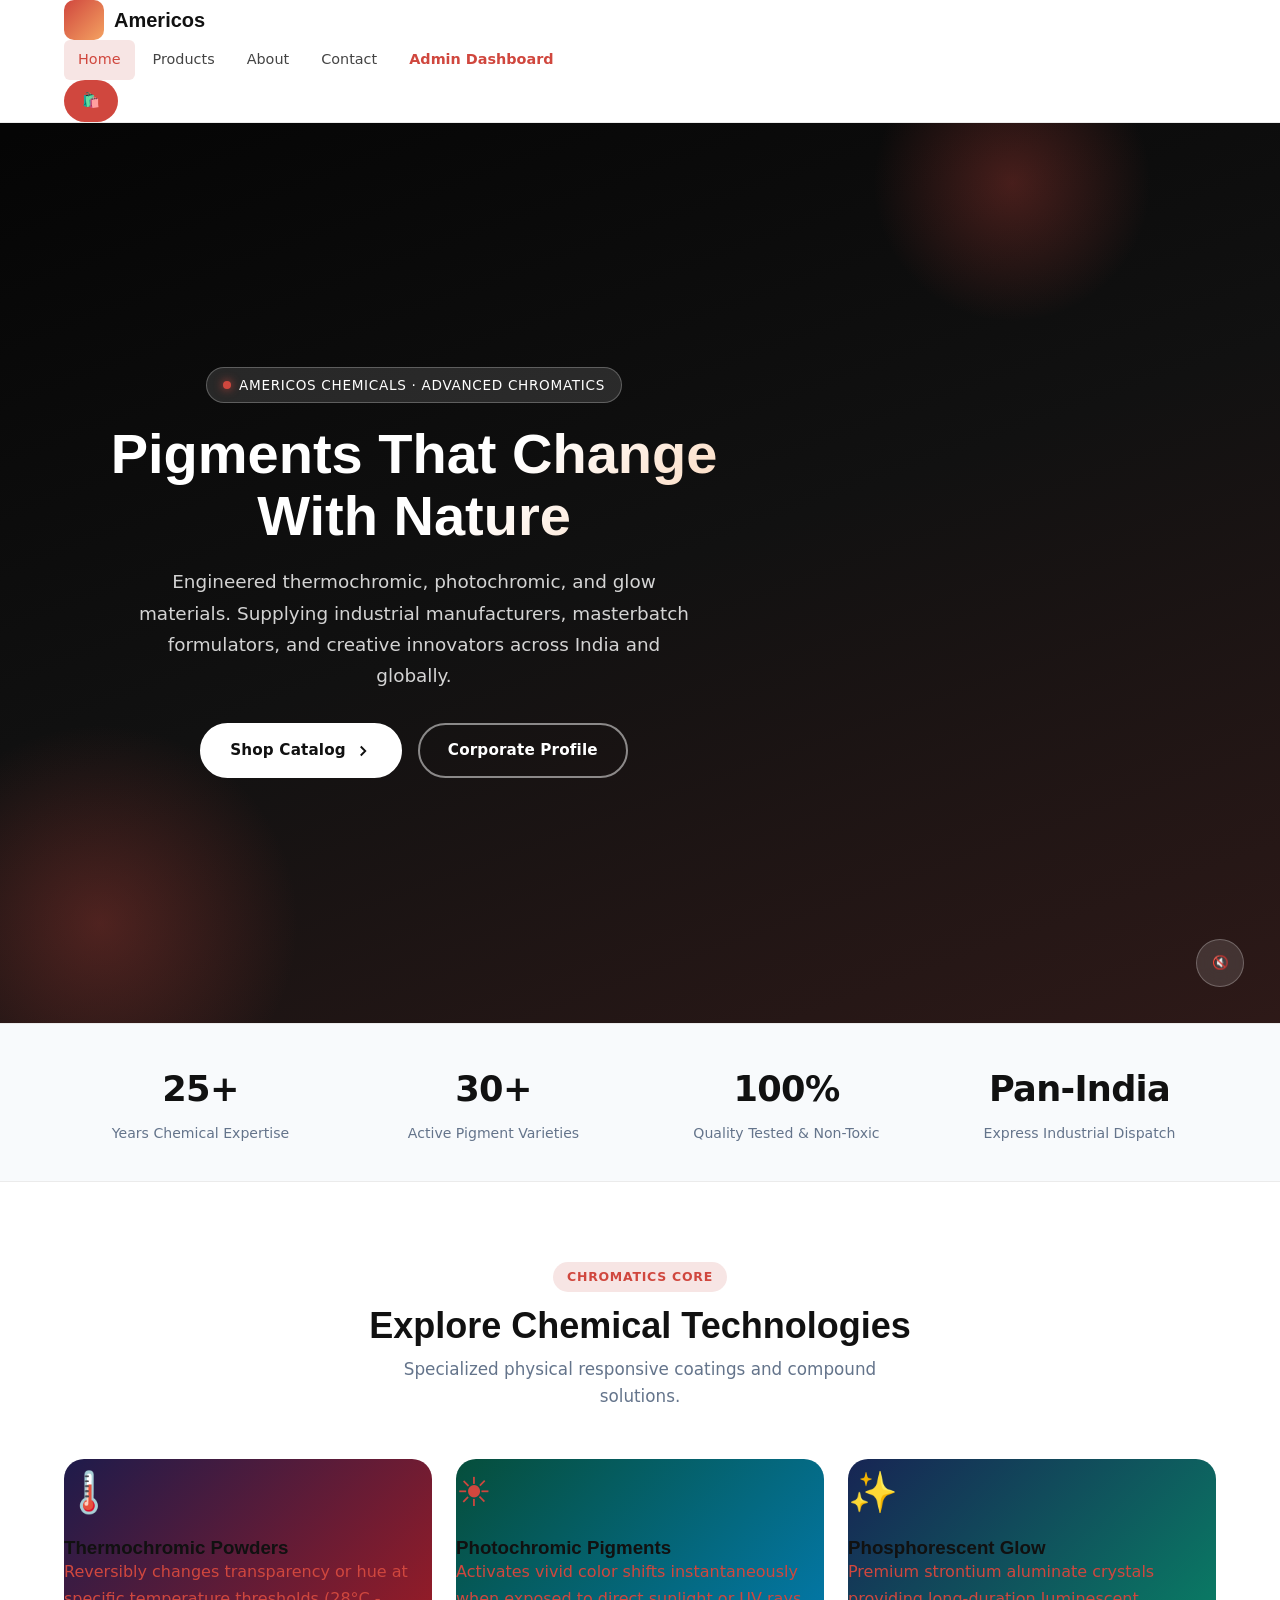
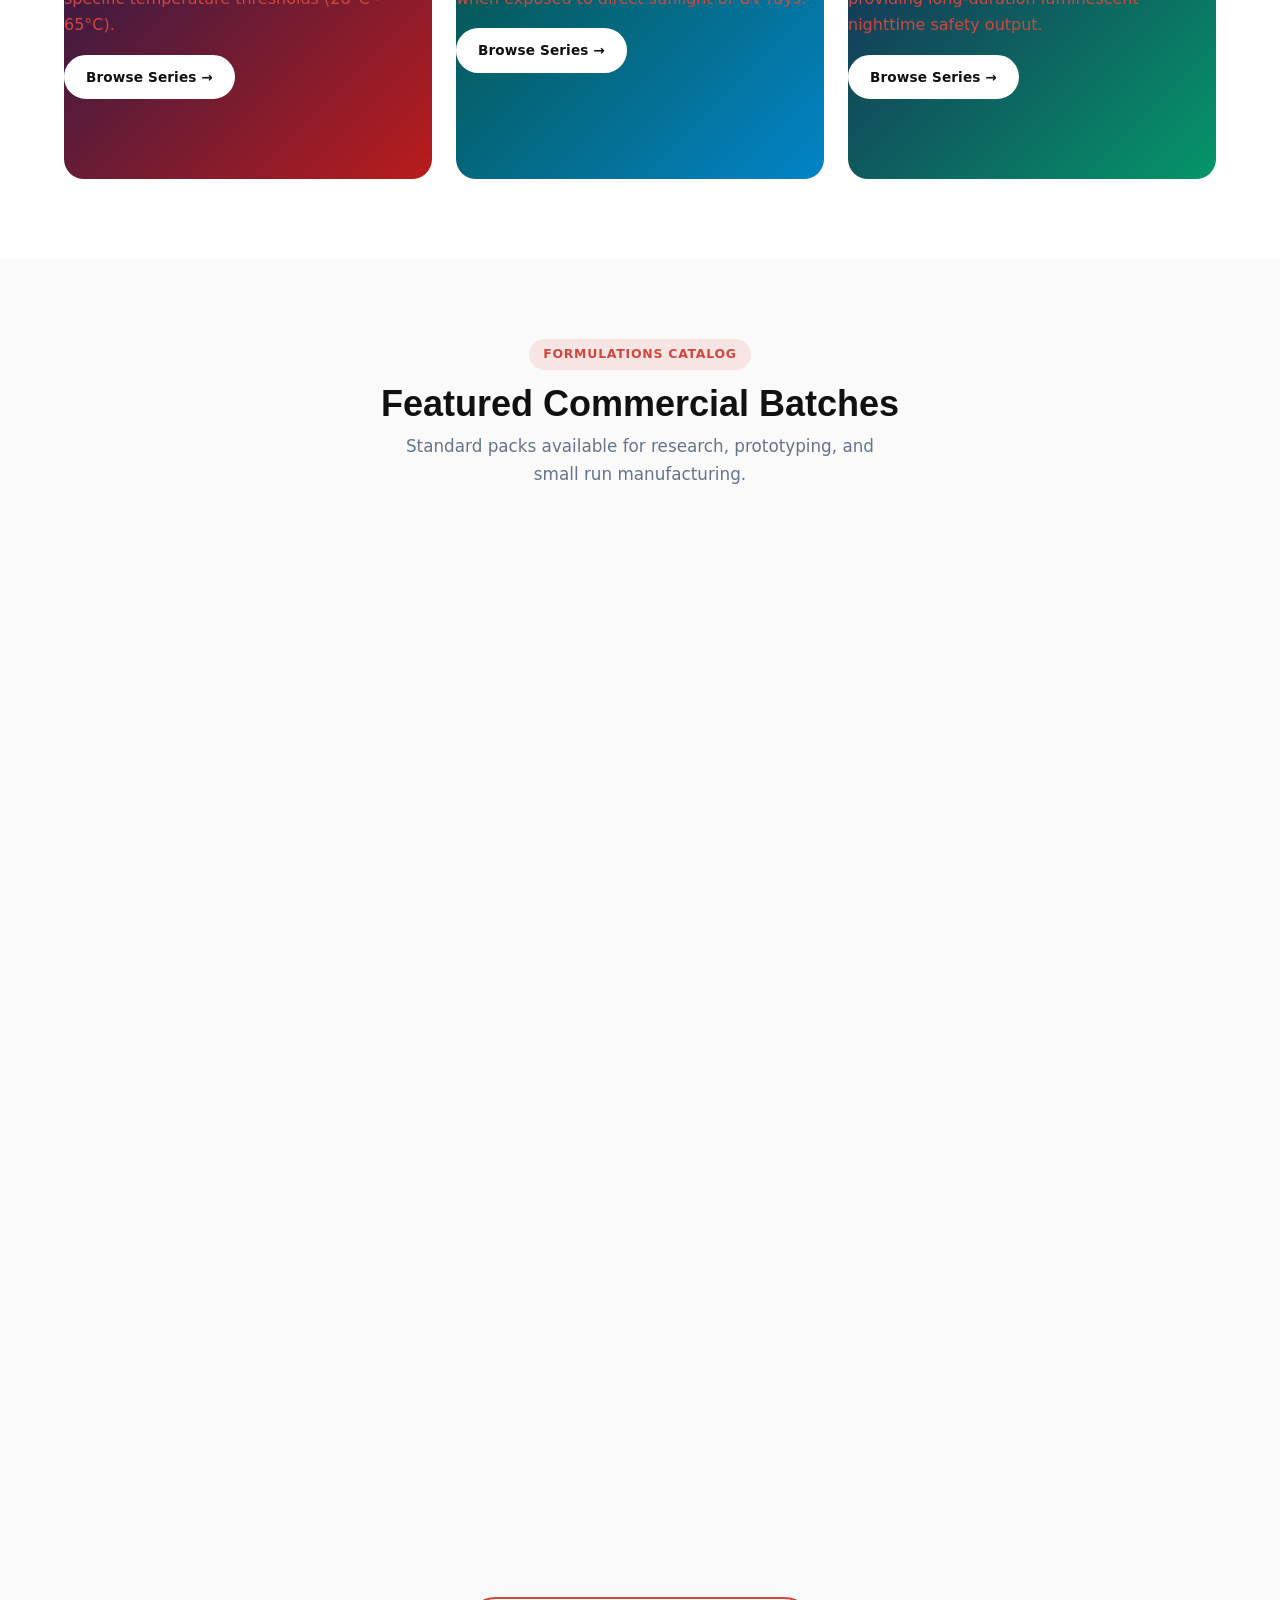
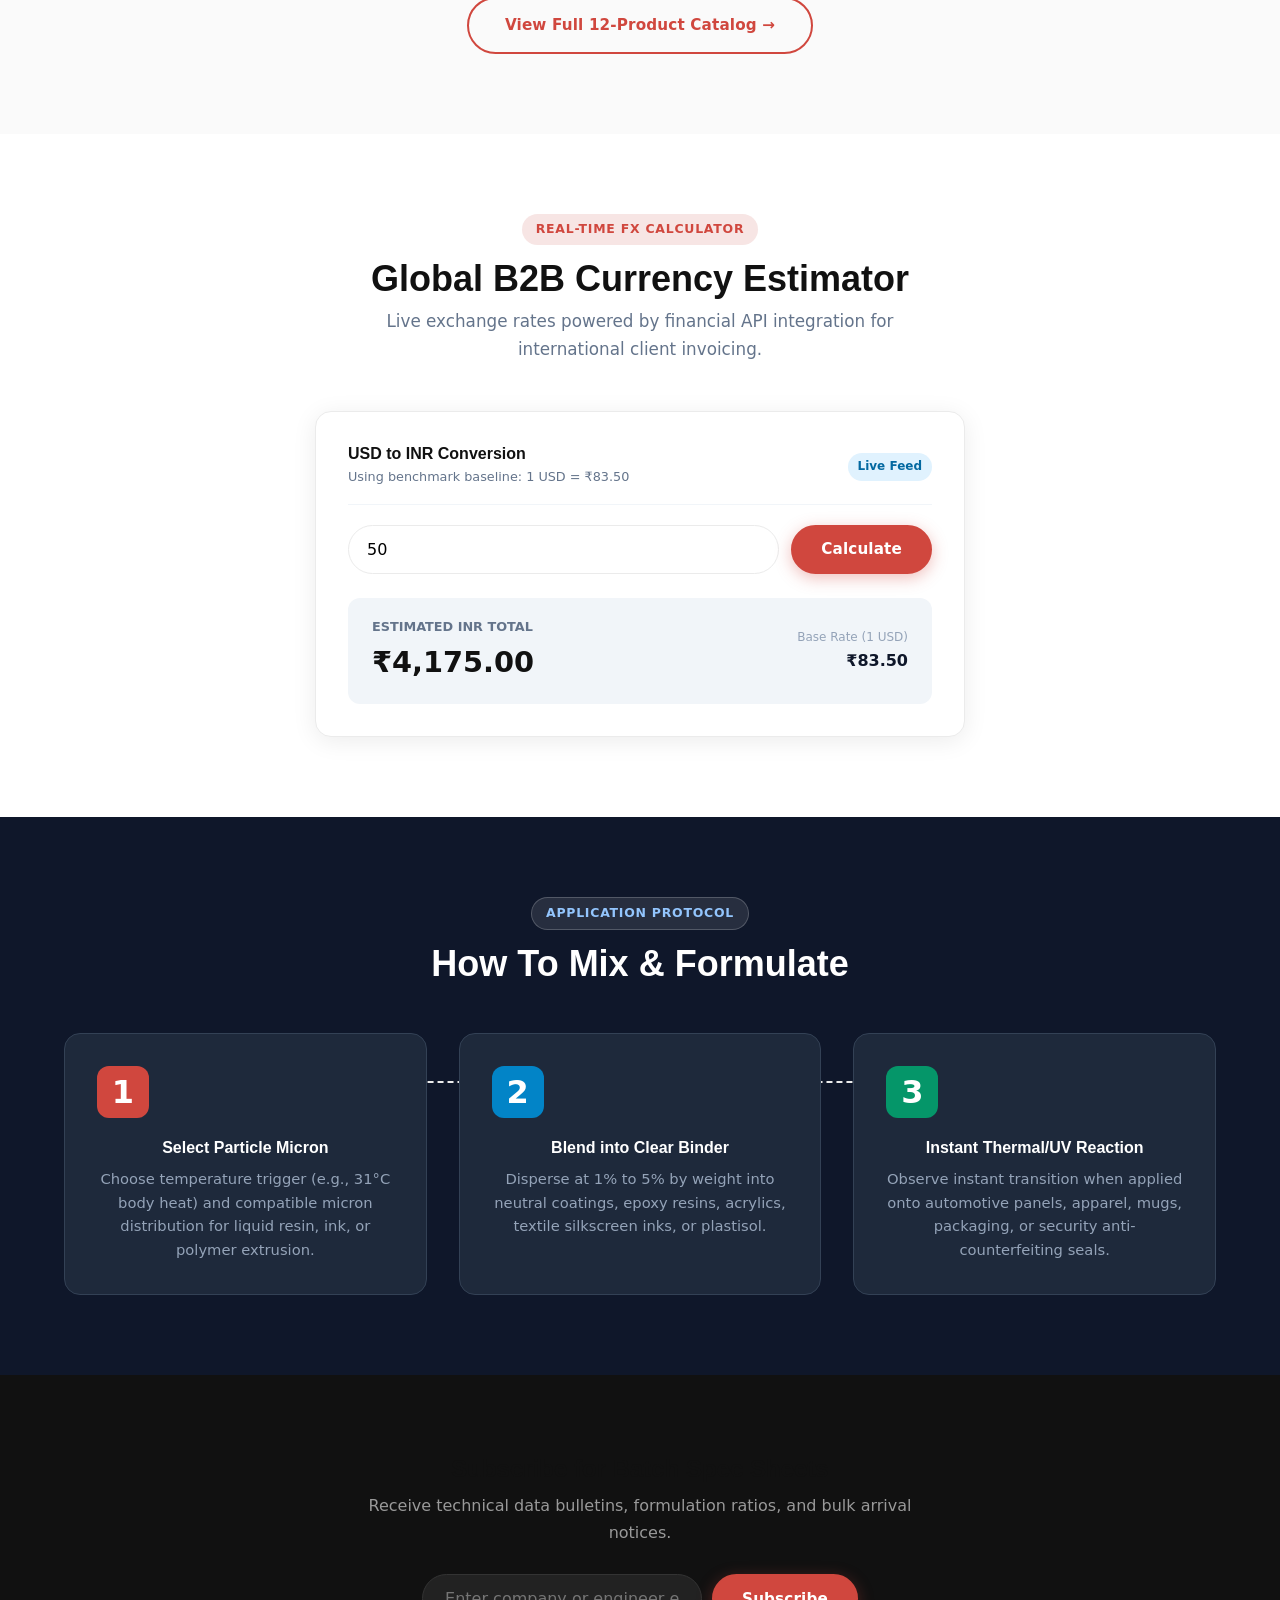
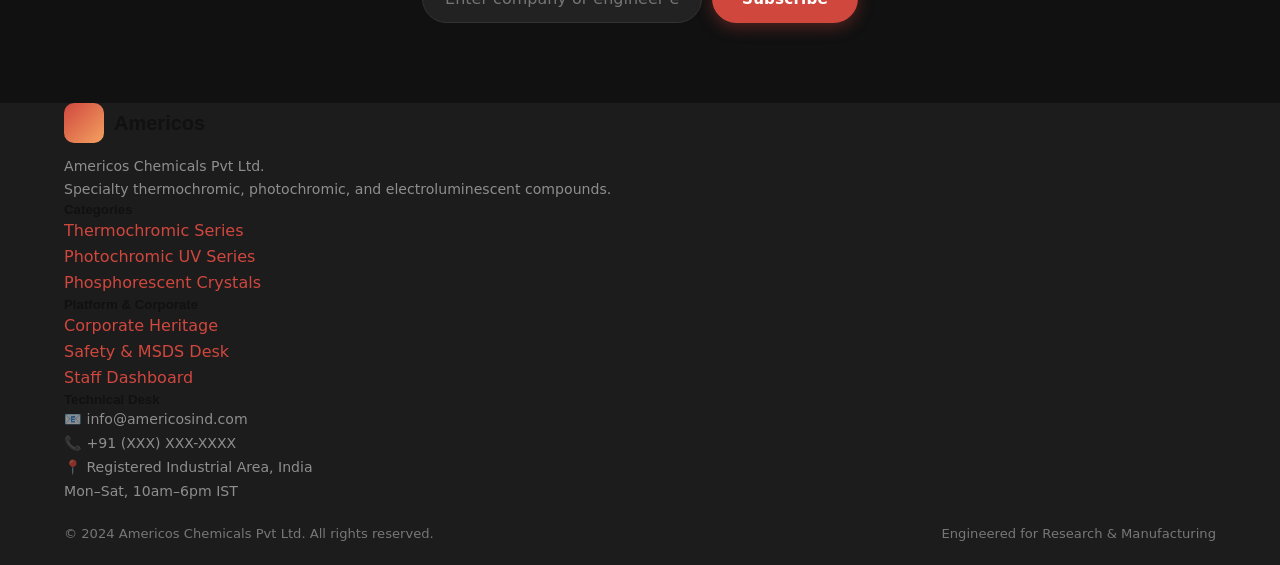
<file: index.html>
<!DOCTYPE html>
<html lang="en">
<head>
  <meta charset="UTF-8" />
  <meta name="viewport" content="width=device-width, initial-scale=1.0" />
  <title>Americos Chemicals | Smart & Colour Changing Pigments</title>
  <link rel="preconnect" href="https://fonts.googleapis.com" />
  <link rel="preconnect" href="https://fonts.gstatic.com" crossorigin />
  <link href="https://fonts.googleapis.com/css2?family=Instrument+Sans:wght@400;500;600;700;800&display=swap" rel="stylesheet" />
  <link rel="stylesheet" href="css/style.css" />
  <style>
    /* Section specific polish */
    .hero-badge-pill {
      display: inline-flex;
      align-items: center;
      gap: 8px;
      padding: 6px 16px;
      border-radius: 50px;
      background: rgba(255, 255, 255, 0.12);
      border: 1px solid rgba(255, 255, 255, 0.25);
      font-size: 0.85rem;
      letter-spacing: 0.05em;
      text-transform: uppercase;
      margin-bottom: 20px;
    }
    .hero-badge-pill .dot {
      width: 8px;
      height: 8px;
      border-radius: 50%;
      background: var(--primary);
      box-shadow: 0 0 10px var(--primary);
      animation: blink 1.5s infinite;
    }
    .stat-strip {
      background: #f8fafc;
      border-top: 1px solid var(--border);
      border-bottom: 1px solid var(--border);
      padding: 36px 0;
    }
    .stat-grid {
      display: grid;
      grid-template-columns: repeat(4, 1fr);
      text-align: center;
      gap: 20px;
    }
    .stat-val {
      font-size: 2.2rem;
      font-weight: 800;
      color: var(--dark);
      letter-spacing: -0.02em;
    }
    .stat-lbl {
      color: #64748b;
      font-size: 0.88rem;
      margin-top: 4px;
      font-weight: 500;
    }
    .calc-card {
      background: #ffffff;
      border-radius: 16px;
      border: 1px solid var(--border);
      padding: 32px;
      max-width: 650px;
      margin: 0 auto;
      box-shadow: var(--shadow);
    }
    .calc-input-group {
      display: flex;
      gap: 12px;
      margin-top: 20px;
    }
    .calc-input-group input {
      flex: 1;
      padding: 14px 18px;
      border: 1px solid var(--border);
      border-radius: var(--pill);
      font-size: 1rem;
      font-family: inherit;
      outline: none;
    }
    .calc-input-group input:focus {
      border-color: var(--primary);
    }
    .calc-res-box {
      margin-top: 24px;
      background: #f1f5f9;
      border-radius: 12px;
      padding: 18px 24px;
      display: flex;
      justify-content: space-between;
      align-items: center;
    }
    @media (max-width: 768px) {
      .stat-grid { grid-template-columns: repeat(2, 1fr); }
      .calc-input-group { flex-direction: column; }
    }
  </style>
</head>
<body>

  <!-- HEADER -->
  <header>
    <div class="container">
      <nav>
        <a href="index.html" class="logo">
          <div class="logo-icon"></div>
          Americos
        </a>
        <ul class="nav-links" id="nav-links">
          <li><a href="index.html" class="active">Home</a></li>
          <li><a href="products.html">Products</a></li>
          <li><a href="about.html">About</a></li>
          <li><a href="contact.html">Contact</a></li>
          <li><a href="admin.html" style="color:var(--primary); font-weight:700;">Admin Dashboard</a></li>
        </ul>
        <div class="nav-actions">
          <a href="cart.html" class="cart-btn" aria-label="View Shopping Cart">
            🛍️ <span id="cart-count">0</span>
          </a>
          <button id="menu-toggle" aria-label="Toggle navigation menu">
            <span></span><span></span><span></span>
          </button>
        </div>
      </nav>
    </div>
  </header>

  <!-- HERO SECTION -->
  <section class="hero">
    <video class="hero-video" autoplay muted loop playsinline poster="">
      <source src="https://cdn.mixkit.co/videos/preview/mixkit-colors-and-ink-on-water-28-large.mp4" type="video/mp4" />
    </video>
    <div class="hero-video-overlay"></div>
    <div class="hero-particles" id="particles-container"></div>

    <div class="container">
      <div class="hero-content">
        <div class="hero-badge-pill">
          <span class="dot"></span>
          <span>Americos Chemicals · Advanced Chromatics</span>
        </div>
        <h1>Pigments That <span class="highlight">Change With Nature</span></h1>
        <p>
          Engineered thermochromic, photochromic, and glow materials.
          Supplying industrial manufacturers, masterbatch formulators,
          and creative innovators across India and globally.
        </p>
        <div class="hero-btns">
          <a href="products.html" class="btn btn-light">
            Shop Catalog
            <svg width="18" height="18" viewBox="0 0 24 24" fill="none" stroke="currentColor" stroke-width="2.5"><path d="m9 18 6-6-6-6"/></svg>
          </a>
          <a href="about.html" class="btn btn-ghost">Corporate Profile</a>
        </div>
      </div>
    </div>

    <!-- MUTE BUTTON -->
    <button class="video-mute-btn" id="mute-btn" title="Toggle Sound" onclick="toggleMute()">
      <span id="mute-icon">🔇</span>
    </button>
  </section>

  <!-- STAT STRIP -->
  <div class="stat-strip">
    <div class="container">
      <div class="stat-grid">
        <div class="reveal">
          <div class="stat-val">25+</div>
          <div class="stat-lbl">Years Chemical Expertise</div>
        </div>
        <div class="reveal">
          <div class="stat-val">30+</div>
          <div class="stat-lbl">Active Pigment Varieties</div>
        </div>
        <div class="reveal">
          <div class="stat-val">100%</div>
          <div class="stat-lbl">Quality Tested & Non-Toxic</div>
        </div>
        <div class="reveal">
          <div class="stat-val">Pan-India</div>
          <div class="stat-lbl">Express Industrial Dispatch</div>
        </div>
      </div>
    </div>
  </div>

  <!-- CATEGORIES -->
  <section class="section">
    <div class="container">
      <div class="section-header reveal">
        <span class="tag">Chromatics Core</span>
        <h2>Explore Chemical Technologies</h2>
        <p style="color:#64748b; max-width:540px; margin:8px auto 0;">Specialized physical responsive coatings and compound solutions.</p>
      </div>

      <div class="category-grid" style="display:grid; grid-template-columns:repeat(auto-fit, minmax(300px, 1fr)); gap:24px;">
        <a href="products.html?filter=thermochromic" class="cat-card reveal" style="background:linear-gradient(135deg, #1e1b4b, #b91c1c);">
          <div class="cat-content">
            <span style="font-size:2.5rem; display:block; margin-bottom:12px;">🌡️</span>
            <h3>Thermochromic Powders</h3>
            <p>Reversibly changes transparency or hue at specific temperature thresholds (28°C - 65°C).</p>
            <span class="btn btn-sm btn-light" style="margin-top:16px;">Browse Series →</span>
          </div>
        </a>

        <a href="products.html?filter=photochromic" class="cat-card reveal" style="background:linear-gradient(135deg, #064e3b, #0284c7);">
          <div class="cat-content">
            <span style="font-size:2.5rem; display:block; margin-bottom:12px;">☀️</span>
            <h3>Photochromic Pigments</h3>
            <p>Activates vivid color shifts instantaneously when exposed to direct sunlight or UV rays.</p>
            <span class="btn btn-sm btn-light" style="margin-top:16px;">Browse Series →</span>
          </div>
        </a>

        <a href="products.html?filter=glow" class="cat-card reveal" style="background:linear-gradient(135deg, #172554, #059669);">
          <div class="cat-content">
            <span style="font-size:2.5rem; display:block; margin-bottom:12px;">✨</span>
            <h3>Phosphorescent Glow</h3>
            <p>Premium strontium aluminate crystals providing long-duration luminescent nighttime safety output.</p>
            <span class="btn btn-sm btn-light" style="margin-top:16px;">Browse Series →</span>
          </div>
        </a>
      </div>
    </div>
  </section>

  <!-- FEATURED PRODUCTS -->
  <section class="section" style="background:#fafafa;">
    <div class="container">
      <div class="section-header reveal">
        <span class="tag">Formulations Catalog</span>
        <h2>Featured Commercial Batches</h2>
        <p style="color:#64748b; max-width:500px; margin:8px auto 0;">Standard packs available for research, prototyping, and small run manufacturing.</p>
      </div>

      <div class="products-grid" id="featured-grid">
        <!-- Rendered via JS -->
      </div>

      <div style="text-align:center; margin-top:40px;" class="reveal">
        <a href="products.html" class="btn btn-outline" style="padding:14px 36px;">View Full 12-Product Catalog →</a>
      </div>
    </div>
  </section>

  <!-- LIVE CURRENCY API CONVERTER (SHOWCASING REAL API CONSUMPTION) -->
  <section class="section">
    <div class="container">
      <div class="section-header reveal">
        <span class="tag">Real-Time FX Calculator</span>
        <h2>Global B2B Currency Estimator</h2>
        <p style="color:#64748b; max-width:560px; margin:8px auto 0;">
          Live exchange rates powered by financial API integration for international client invoicing.
        </p>
      </div>

      <div class="calc-card reveal">
        <div style="display:flex; justify-content:space-between; align-items:center; border-bottom:1px solid #f1f5f9; padding-bottom:14px;">
          <div>
            <h4 style="margin:0;">USD to INR Conversion</h4>
            <span id="rate-indicator" style="font-size:0.8rem; color:#64748b;">Fetching live rate...</span>
          </div>
          <span style="background:#e0f2fe; color:#0369a1; padding:4px 10px; border-radius:50px; font-size:0.75rem; font-weight:700;">Live Feed</span>
        </div>

        <div class="calc-input-group">
          <input type="number" id="usd-input" value="50" min="1" step="1" placeholder="Enter USD amount" />
          <button class="btn btn-primary" onclick="convertCurrency()">Calculate</button>
        </div>

        <div class="calc-res-box">
          <div>
            <div style="font-size:0.8rem; color:#64748b; text-transform:uppercase; font-weight:700;">Estimated INR Total</div>
            <div id="converted-amount" style="font-size:1.8rem; font-weight:800; color:var(--dark); margin-top:2px;">₹0.00</div>
          </div>
          <div style="text-align:right;">
            <div style="font-size:0.75rem; color:#94a3b8;">Base Rate (1 USD)</div>
            <div id="base-rate-text" style="font-weight:700; color:#0f172a;">--</div>
          </div>
        </div>
      </div>
    </div>
  </section>

  <!-- HOW IT WORKS -->
  <section class="section" style="background:#0f172a; color:#ffffff;">
    <div class="container">
      <div class="section-header reveal">
        <span class="tag" style="background:rgba(255,255,255,0.1); color:#93c5fd; border:1px solid rgba(255,255,255,0.2);">Application Protocol</span>
        <h2 style="color:#ffffff;">How To Mix & Formulate</h2>
      </div>

      <div class="steps-grid" style="display:grid; grid-template-columns:repeat(auto-fit, minmax(260px, 1fr)); gap:32px;">
        <div class="step-card reveal" style="background:#1e293b; padding:32px; border-radius:16px; border:1px solid #334155;">
          <div style="font-size:2rem; width:52px; height:52px; border-radius:12px; background:var(--primary); display:flex; align-items:center; justify-content:center; color:#fff; font-weight:800; margin-bottom:20px;">1</div>
          <h4 style="color:#fff; margin-bottom:10px;">Select Particle Micron</h4>
          <p style="color:#94a3b8; font-size:0.92rem; line-height:1.6;">Choose temperature trigger (e.g., 31°C body heat) and compatible micron distribution for liquid resin, ink, or polymer extrusion.</p>
        </div>

        <div class="step-card reveal" style="background:#1e293b; padding:32px; border-radius:16px; border:1px solid #334155;">
          <div style="font-size:2rem; width:52px; height:52px; border-radius:12px; background:#0284c7; display:flex; align-items:center; justify-content:center; color:#fff; font-weight:800; margin-bottom:20px;">2</div>
          <h4 style="color:#fff; margin-bottom:10px;">Blend into Clear Binder</h4>
          <p style="color:#94a3b8; font-size:0.92rem; line-height:1.6;">Disperse at 1% to 5% by weight into neutral coatings, epoxy resins, acrylics, textile silkscreen inks, or plastisol.</p>
        </div>

        <div class="step-card reveal" style="background:#1e293b; padding:32px; border-radius:16px; border:1px solid #334155;">
          <div style="font-size:2rem; width:52px; height:52px; border-radius:12px; background:#059669; display:flex; align-items:center; justify-content:center; color:#fff; font-weight:800; margin-bottom:20px;">3</div>
          <h4 style="color:#fff; margin-bottom:10px;">Instant Thermal/UV Reaction</h4>
          <p style="color:#94a3b8; font-size:0.92rem; line-height:1.6;">Observe instant transition when applied onto automotive panels, apparel, mugs, packaging, or security anti-counterfeiting seals.</p>
        </div>
      </div>
    </div>
  </section>

  <!-- NEWSLETTER -->
  <section class="newsletter section" style="background:#111; color:#fff; text-align:center;">
    <div class="container">
      <div class="reveal" style="max-width:600px; margin:0 auto;">
        <h2>Subscribe for Batch Spec Sheets</h2>
        <p style="color:#999; margin:10px 0 28px;">Receive technical data bulletins, formulation ratios, and bulk arrival notices.</p>
        <form onsubmit="handleNewsletter(event)" style="display:flex; gap:10px; justify-content:center; flex-wrap:wrap;">
          <input type="email" id="news-email" placeholder="Enter company or engineer email" required style="padding:14px 22px; border-radius:50px; border:1px solid #333; outline:none; min-width:280px; background:#222; color:#fff;" />
          <button type="submit" class="btn btn-primary">Subscribe</button>
        </form>
      </div>
    </div>
  </section>

  <!-- FOOTER -->
  <footer>
    <div class="container">
      <div class="footer-grid">
        <div>
          <div class="logo"><div class="logo-icon"></div> Americos</div>
          <p style="color:rgba(255,255,255,0.5); margin-top:12px; font-size:0.88rem;">
            Americos Chemicals Pvt Ltd.<br/>Specialty thermochromic, photochromic, and electroluminescent compounds.
          </p>
        </div>
        <div>
          <h5>Categories</h5>
          <ul>
            <li><a href="products.html?filter=thermochromic">Thermochromic Series</a></li>
            <li><a href="products.html?filter=photochromic">Photochromic UV Series</a></li>
            <li><a href="products.html?filter=glow">Phosphorescent Crystals</a></li>
          </ul>
        </div>
        <div>
          <h5>Platform & Corporate</h5>
          <ul>
            <li><a href="about.html">Corporate Heritage</a></li>
            <li><a href="contact.html">Safety & MSDS Desk</a></li>
            <li><a href="admin.html">Staff Dashboard</a></li>
          </ul>
        </div>
        <div>
          <h5>Technical Desk</h5>
          <p style="color:rgba(255,255,255,0.5); font-size:0.88rem; line-height:1.7;">
            📧 info@americosind.com<br/>
            📞 +91 (XXX) XXX-XXXX<br/>
            📍 Registered Industrial Area, India<br/>
            Mon–Sat, 10am–6pm IST
          </p>
        </div>
      </div>
      <div class="footer-bottom">
        <span>© 2024 Americos Chemicals Pvt Ltd. All rights reserved.</span>
        <span style="color:rgba(255,255,255,0.4); font-size:0.82rem;">Engineered for Research & Manufacturing</span>
      </div>
    </div>
  </footer>

  <!-- SCRIPTS -->
  <script src="js/products-data.js"></script>
  <script src="js/cart.js"></script>
  <script src="js/main.js"></script>
  <script>
    // Particle generator for hero
    function makeParticles() {
      var cont = document.getElementById('particles-container');
      if (!cont) return;
      for (var i = 0; i < 24; i++) {
        var p = document.createElement('div');
        p.className = 'particle';
        var size = Math.random() * 6 + 2;
        p.style.width = size + 'px';
        p.style.height = size + 'px';
        p.style.left = Math.random() * 100 + '%';
        p.style.top = Math.random() * 100 + '%';
        p.style.opacity = Math.random() * 0.7 + 0.2;
        p.style.animationDuration = (Math.random() * 8 + 4) + 's';
        p.style.animationDelay = (Math.random() * 5) + 's';
        cont.appendChild(p);
      }
    }

    // Product card generator
    function createProductCard(p) {
      var badgeHtml = p.badge ? '<span class="card-badge badge-' + p.badge.toLowerCase() + '">' + p.badge + '</span>' : '';
      var stockBtn = p.inStock
        ? '<button class="card-btn" onclick="addToCart(' + p.id + ', 1)">Add to Cart</button>'
        : '<button class="card-btn" disabled style="background:#cbd5e1; cursor:not-allowed;">Out of Stock</button>';

      return `
        <div class="product-card reveal">
          <div class="card-img" style="background: linear-gradient(135deg, ${p.colorFrom}22, ${p.colorTo}44);">
            ${badgeHtml}
            <span style="font-size: 4.2rem; filter: drop-shadow(0 4px 10px rgba(0,0,0,0.15));">${p.emoji}</span>
          </div>
          <div class="card-body">
            <div style="font-size:0.75rem; text-transform:uppercase; letter-spacing:0.05em; color:var(--primary); font-weight:700;">
              ${p.category} · ${p.weight}
            </div>
            <h3 class="card-name" style="margin:6px 0;">
              <a href="product.html?id=${p.id}" style="color:var(--dark);">${p.name}</a>
            </h3>
            <div class="card-rating" style="margin-bottom:8px;">
              ${window.renderStars(p.rating)} <span style="font-size:0.8rem; color:#64748b;">(${p.reviews})</span>
            </div>
            <div class="card-price">
              <span class="price-current">₹${p.price.toLocaleString()}</span>
              ${p.oldPrice ? '<span class="price-old">₹' + p.oldPrice.toLocaleString() + '</span>' : ''}
            </div>
            <div style="margin-top:14px;">
              ${stockBtn}
            </div>
          </div>
        </div>
      `;
    }

    // Currency API Logic
    var currentRate = 83.5; // realistic fallback
    function fetchExchangeRate() {
      fetch('https://api.exchangerate-api.com/v4/latest/USD')
        .then(function(res) { return res.json(); })
        .then(function(data) {
          if (data && data.rates && data.rates.INR) {
            currentRate = data.rates.INR;
            document.getElementById('rate-indicator').textContent = 'Live rate synced: 1 USD = ₹' + currentRate.toFixed(2);
            document.getElementById('base-rate-text').textContent = '₹' + currentRate.toFixed(2);
            convertCurrency();
          }
        })
        .catch(function() {
          document.getElementById('rate-indicator').textContent = 'Using benchmark baseline: 1 USD = ₹' + currentRate.toFixed(2);
          document.getElementById('base-rate-text').textContent = '₹' + currentRate.toFixed(2);
          convertCurrency();
        });
    }

    function convertCurrency() {
      var val = parseFloat(document.getElementById('usd-input').value) || 0;
      var total = val * currentRate;
      document.getElementById('converted-amount').textContent = '₹' + total.toLocaleString(undefined, { minimumFractionDigits: 2, maximumFractionDigits: 2 });
    }

    function handleNewsletter(e) {
      e.preventDefault();
      var mail = document.getElementById('news-email').value;
      if (mail) {
        showToast('Subscribed! Spec updates sent to ' + mail);
        e.target.reset();
      }
    }

    document.addEventListener('DOMContentLoaded', function() {
      makeParticles();
      fetchExchangeRate();

      var featuredGrid = document.getElementById('featured-grid');
      if (featuredGrid && typeof products !== 'undefined') {
        var top6 = products.slice(0, 6);
        featuredGrid.innerHTML = top6.map(createProductCard).join('');
      }

      var usdInp = document.getElementById('usd-input');
      if (usdInp) {
        usdInp.addEventListener('input', convertCurrency);
      }
    });
  </script>
</body>
</html>
</file>
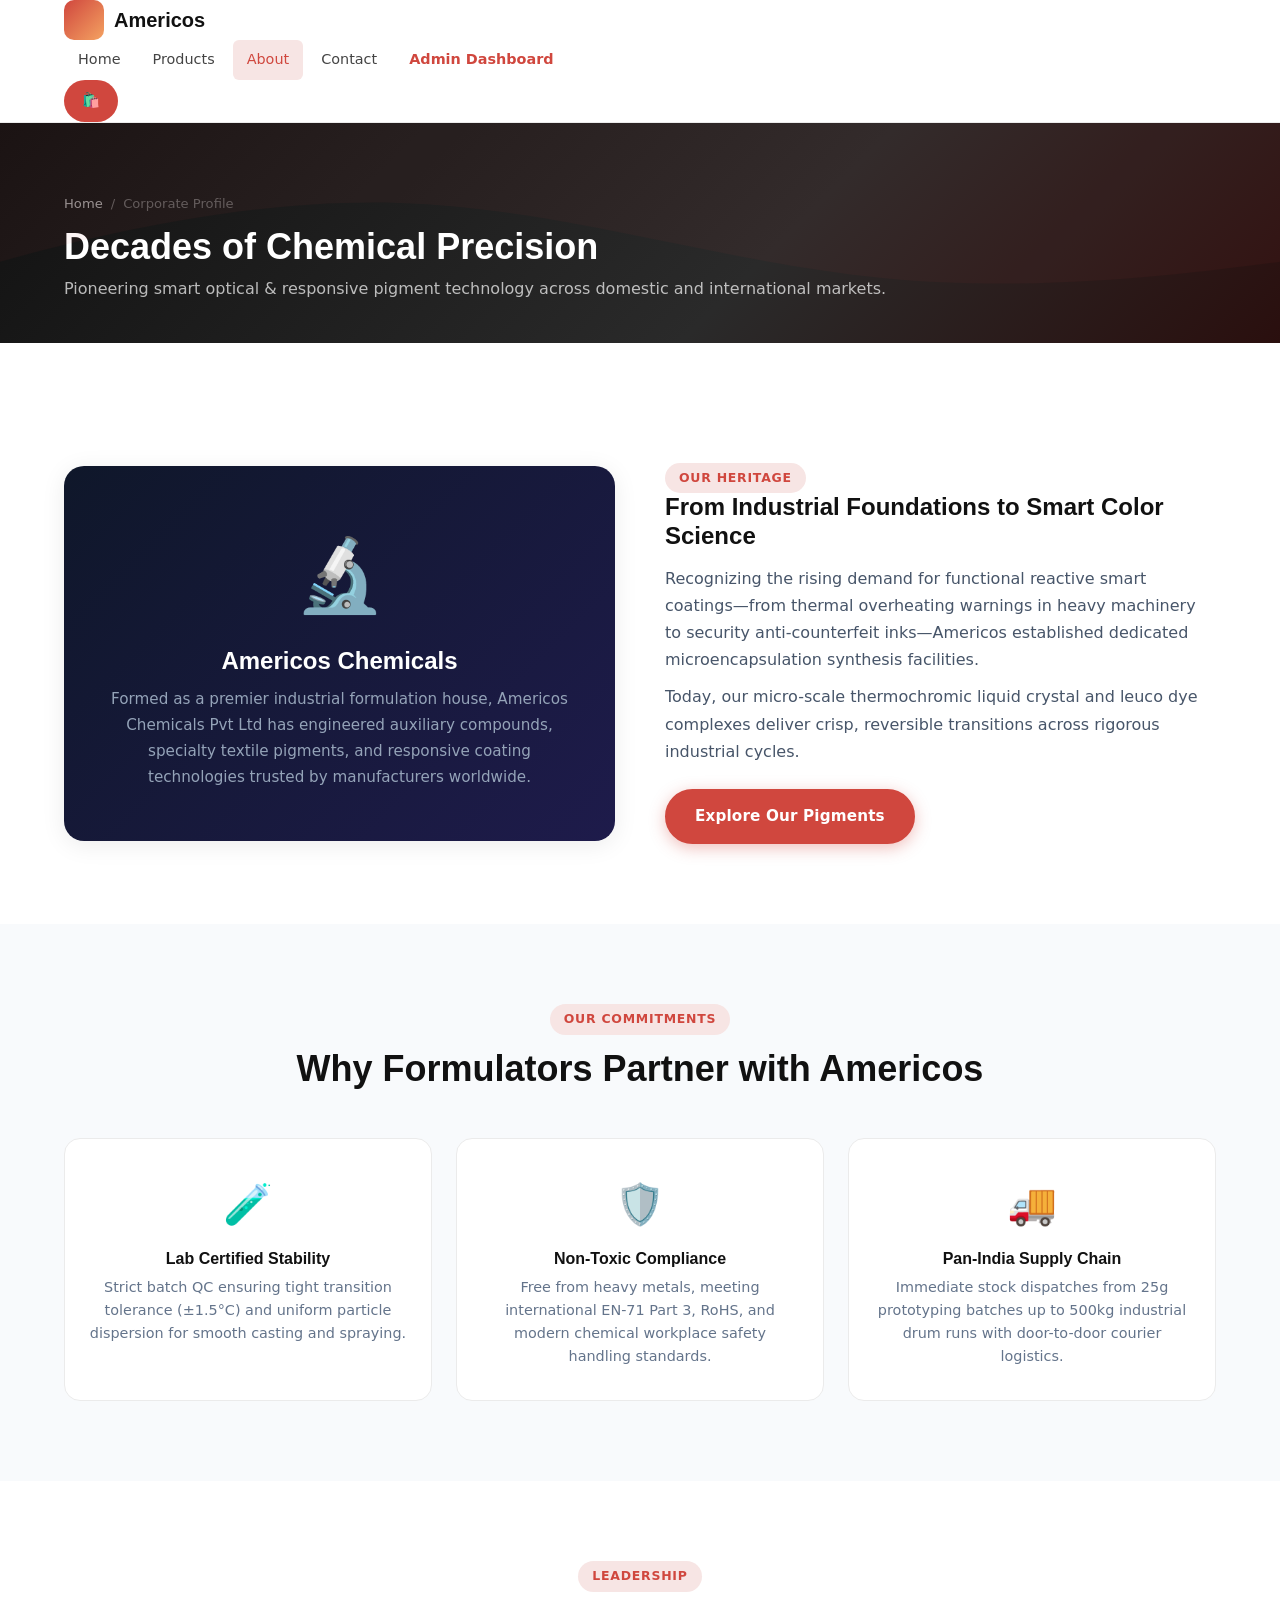
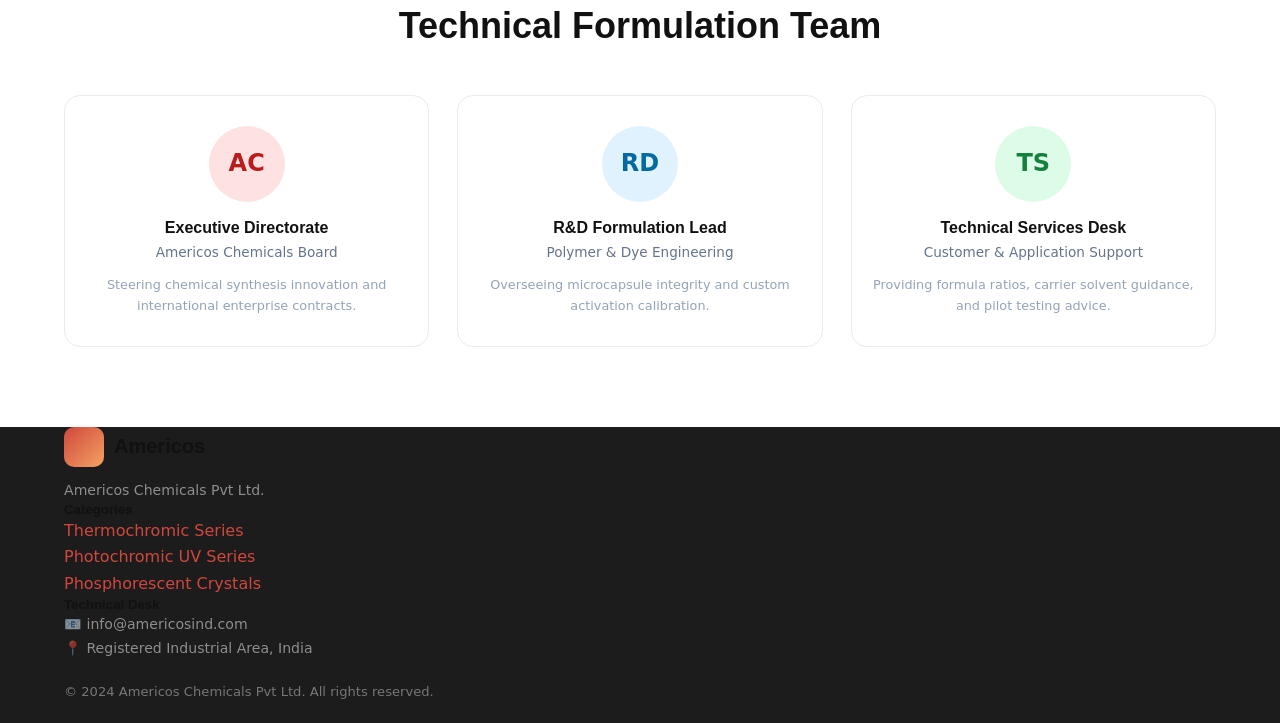
<file: about.html>
<!DOCTYPE html>
<html lang="en">
<head>
  <meta charset="UTF-8" />
  <meta name="viewport" content="width=device-width, initial-scale=1.0" />
  <title>Corporate Heritage & Capability | Americos Chemicals</title>
  <link rel="preconnect" href="https://fonts.googleapis.com" />
  <link rel="preconnect" href="https://fonts.gstatic.com" crossorigin />
  <link href="https://fonts.googleapis.com/css2?family=Instrument+Sans:wght@400;500;600;700;800&display=swap" rel="stylesheet" />
  <link rel="stylesheet" href="css/style.css" />
  <style>
    .about-grid {
      display: grid;
      grid-template-columns: 1fr 1fr;
      gap: 50px;
      align-items: center;
      margin-top: 40px;
    }
    .heritage-banner {
      background: linear-gradient(135deg, #0f172a, #1e1b4b);
      border-radius: 20px;
      padding: 50px 40px;
      color: white;
      text-align: center;
      box-shadow: var(--shadow);
    }
    .pillars-grid {
      display: grid;
      grid-template-columns: repeat(3, 1fr);
      gap: 24px;
      margin-top: 36px;
    }
    .pillar-box {
      background: white;
      border: 1px solid var(--border);
      border-radius: 16px;
      padding: 32px 24px;
      text-align: center;
      transition: var(--transition);
    }
    .pillar-box:hover {
      transform: translateY(-4px);
      box-shadow: var(--shadow-hover);
    }
    .team-grid {
      display: grid;
      grid-template-columns: repeat(3, 1fr);
      gap: 28px;
      margin-top: 36px;
    }
    .team-card {
      background: white;
      border: 1px solid var(--border);
      border-radius: 16px;
      padding: 30px 20px;
      text-align: center;
    }
    .team-avatar {
      width: 76px;
      height: 76px;
      border-radius: 50%;
      background: #e2e8f0;
      color: var(--dark);
      display: flex;
      align-items: center;
      justify-content: center;
      font-weight: 800;
      font-size: 1.5rem;
      margin: 0 auto 16px;
    }
    @media (max-width: 768px) {
      .about-grid, .pillars-grid, .team-grid { grid-template-columns: 1fr; }
    }
  </style>
</head>
<body>

  <!-- HEADER -->
  <header>
    <div class="container">
      <nav>
        <a href="index.html" class="logo">
          <div class="logo-icon"></div>
          Americos
        </a>
        <ul class="nav-links" id="nav-links">
          <li><a href="index.html">Home</a></li>
          <li><a href="products.html">Products</a></li>
          <li><a href="about.html" class="active">About</a></li>
          <li><a href="contact.html">Contact</a></li>
          <li><a href="admin.html" style="color:var(--primary); font-weight:700;">Admin Dashboard</a></li>
        </ul>
        <div class="nav-actions">
          <a href="cart.html" class="cart-btn" aria-label="View Shopping Cart">
            🛍️ <span id="cart-count">0</span>
          </a>
          <button id="menu-toggle" aria-label="Toggle navigation menu">
            <span></span><span></span><span></span>
          </button>
        </div>
      </nav>
    </div>
  </header>

  <div class="page-hero">
    <div class="container">
      <div class="breadcrumb">
        <a href="index.html">Home</a><span>/</span><span>Corporate Profile</span>
      </div>
      <h1>Decades of Chemical Precision</h1>
      <p style="color:rgba(255,255,255,0.7); margin-top:8px;">Pioneering smart optical & responsive pigment technology across domestic and international markets.</p>
    </div>
  </div>

  <!-- STORY SECTION -->
  <section class="section">
    <div class="container">
      <div class="about-grid">
        <div class="heritage-banner reveal">
          <div style="font-size:4.5rem; margin-bottom:12px;">🔬</div>
          <h2 style="color:white; margin-bottom:12px;">Americos Chemicals</h2>
          <p style="color:#94a3b8; font-size:0.95rem; line-height:1.7;">
            Formed as a premier industrial formulation house, Americos Chemicals Pvt Ltd has engineered auxiliary compounds, specialty textile pigments, and responsive coating technologies trusted by manufacturers worldwide.
          </p>
        </div>

        <div class="reveal">
          <span class="tag">Our Heritage</span>
          <h2>From Industrial Foundations to Smart Color Science</h2>
          <p style="color:#475569; line-height:1.7; margin-top:14px;">
            Recognizing the rising demand for functional reactive smart coatings—from thermal overheating warnings in heavy machinery to security anti-counterfeit inks—Americos established dedicated microencapsulation synthesis facilities.
          </p>
          <p style="color:#475569; line-height:1.7; margin-top:10px;">
            Today, our micro-scale thermochromic liquid crystal and leuco dye complexes deliver crisp, reversible transitions across rigorous industrial cycles.
          </p>
          <div style="margin-top:24px;">
            <a href="products.html" class="btn btn-primary">Explore Our Pigments</a>
          </div>
        </div>
      </div>
    </div>
  </section>

  <!-- VALUES PILLARS -->
  <section class="section" style="background:#f8fafc;">
    <div class="container">
      <div class="section-header reveal">
        <span class="tag">Our Commitments</span>
        <h2>Why Formulators Partner with Americos</h2>
      </div>

      <div class="pillars-grid">
        <div class="pillar-box reveal">
          <div style="font-size:2.5rem; margin-bottom:12px;">🧪</div>
          <h4>Lab Certified Stability</h4>
          <p style="color:#64748b; font-size:0.9rem; line-height:1.6; margin-top:8px;">
            Strict batch QC ensuring tight transition tolerance (±1.5°C) and uniform particle dispersion for smooth casting and spraying.
          </p>
        </div>

        <div class="pillar-box reveal">
          <div style="font-size:2.5rem; margin-bottom:12px;">🛡️</div>
          <h4>Non-Toxic Compliance</h4>
          <p style="color:#64748b; font-size:0.9rem; line-height:1.6; margin-top:8px;">
            Free from heavy metals, meeting international EN-71 Part 3, RoHS, and modern chemical workplace safety handling standards.
          </p>
        </div>

        <div class="pillar-box reveal">
          <div style="font-size:2.5rem; margin-bottom:12px;">🚚</div>
          <h4>Pan-India Supply Chain</h4>
          <p style="color:#64748b; font-size:0.9rem; line-height:1.6; margin-top:8px;">
            Immediate stock dispatches from 25g prototyping batches up to 500kg industrial drum runs with door-to-door courier logistics.
          </p>
        </div>
      </div>
    </div>
  </section>

  <!-- TEAM LEADERSHIP -->
  <section class="section">
    <div class="container">
      <div class="section-header reveal">
        <span class="tag">Leadership</span>
        <h2>Technical Formulation Team</h2>
      </div>

      <div class="team-grid">
        <div class="team-card reveal">
          <div class="team-avatar" style="background:#fee2e2; color:#b91c1c;">AC</div>
          <h4>Executive Directorate</h4>
          <p style="color:#64748b; font-size:0.85rem; margin-top:4px;">Americos Chemicals Board</p>
          <p style="color:#94a3b8; font-size:0.8rem; margin-top:10px;">Steering chemical synthesis innovation and international enterprise contracts.</p>
        </div>

        <div class="team-card reveal">
          <div class="team-avatar" style="background:#e0f2fe; color:#0369a1;">RD</div>
          <h4>R&D Formulation Lead</h4>
          <p style="color:#64748b; font-size:0.85rem; margin-top:4px;">Polymer & Dye Engineering</p>
          <p style="color:#94a3b8; font-size:0.8rem; margin-top:10px;">Overseeing microcapsule integrity and custom activation calibration.</p>
        </div>

        <div class="team-card reveal">
          <div class="team-avatar" style="background:#dcfce7; color:#15803d;">TS</div>
          <h4>Technical Services Desk</h4>
          <p style="color:#64748b; font-size:0.85rem; margin-top:4px;">Customer & Application Support</p>
          <p style="color:#94a3b8; font-size:0.8rem; margin-top:10px;">Providing formula ratios, carrier solvent guidance, and pilot testing advice.</p>
        </div>
      </div>
    </div>
  </section>

  <!-- FOOTER -->
  <footer>
    <div class="container">
      <div class="footer-grid">
        <div>
          <div class="logo"><div class="logo-icon"></div> Americos</div>
          <p style="color:rgba(255,255,255,0.5); margin-top:12px; font-size:0.88rem;">Americos Chemicals Pvt Ltd.</p>
        </div>
        <div>
          <h5>Categories</h5>
          <ul>
            <li><a href="products.html?filter=thermochromic">Thermochromic Series</a></li>
            <li><a href="products.html?filter=photochromic">Photochromic UV Series</a></li>
            <li><a href="products.html?filter=glow">Phosphorescent Crystals</a></li>
          </ul>
        </div>
        <div>
          <h5>Technical Desk</h5>
          <p style="color:rgba(255,255,255,0.5); font-size:0.88rem; line-height:1.7;">
            📧 info@americosind.com<br/>
            📍 Registered Industrial Area, India
          </p>
        </div>
      </div>
      <div class="footer-bottom">
        <span>© 2024 Americos Chemicals Pvt Ltd. All rights reserved.</span>
      </div>
    </div>
  </footer>

  <script src="js/products-data.js"></script>
  <script src="js/cart.js"></script>
  <script src="js/main.js"></script>
</body>
</html>
</file>
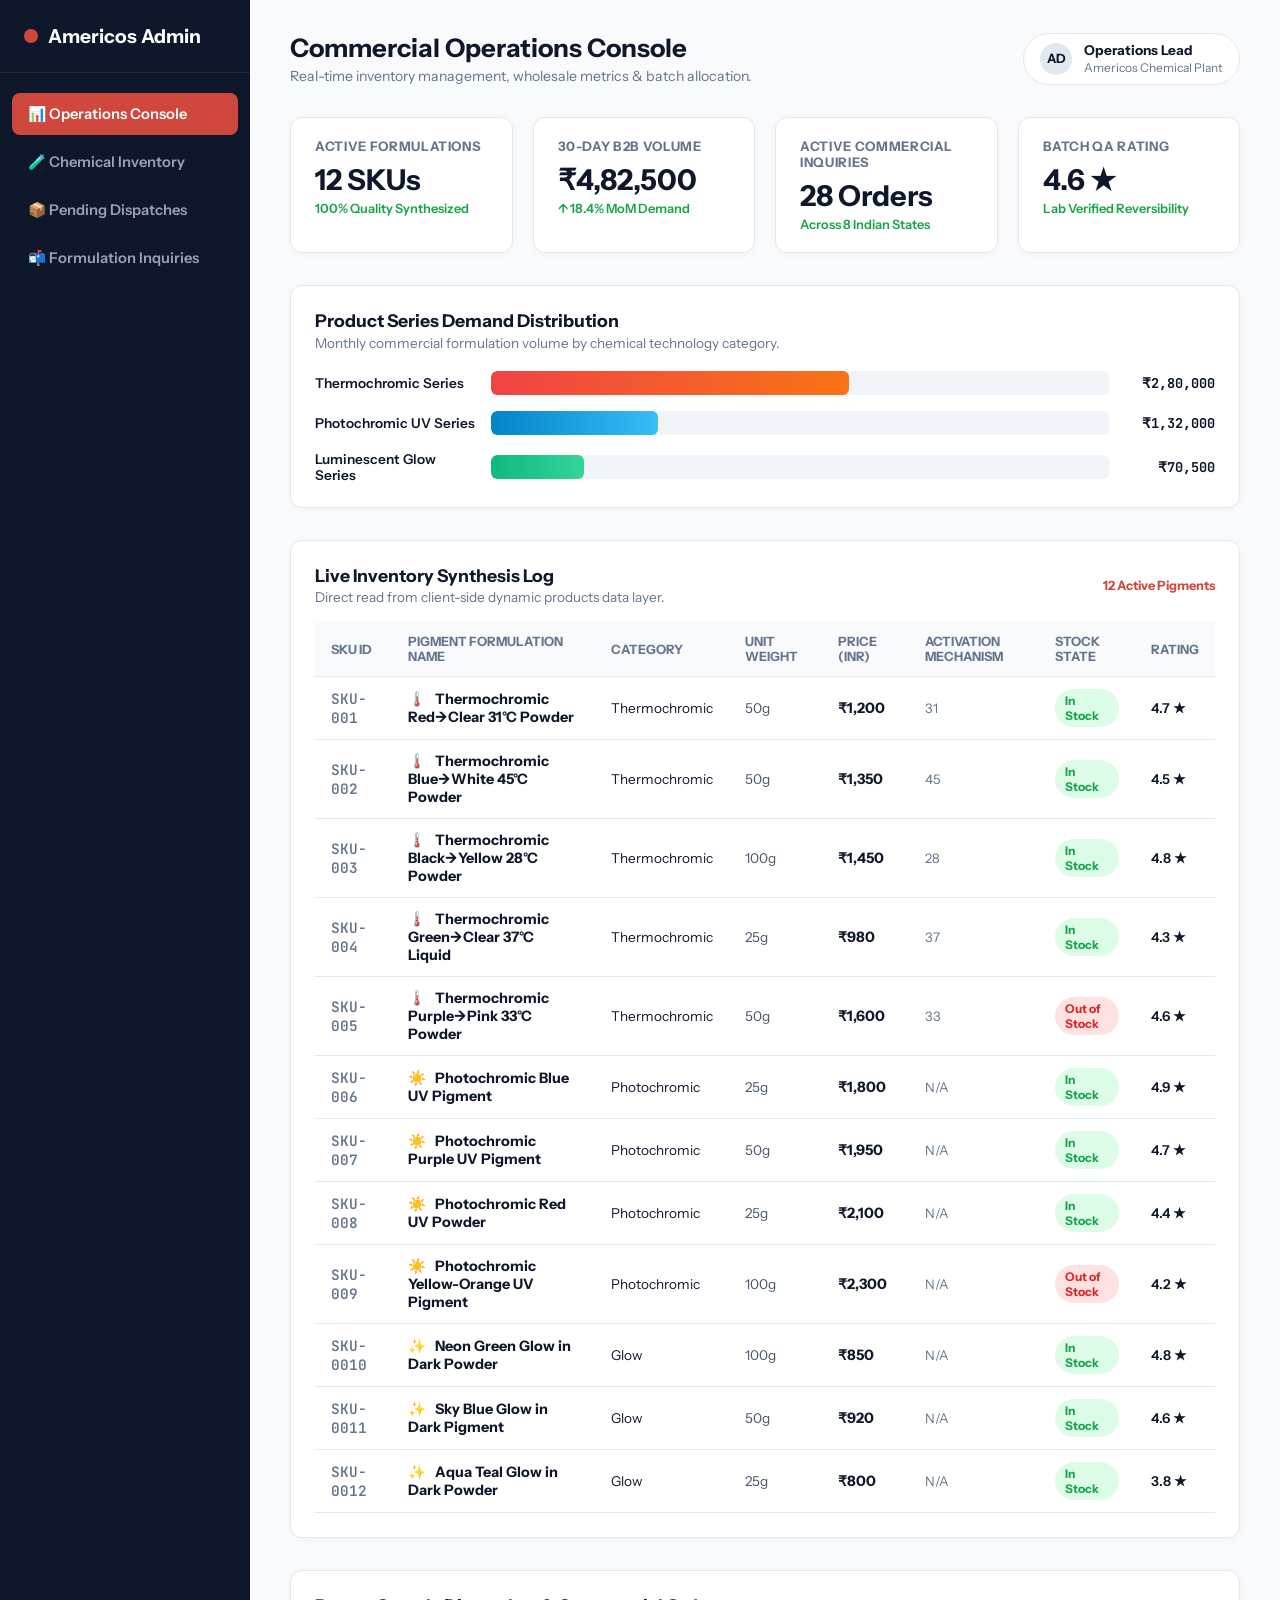
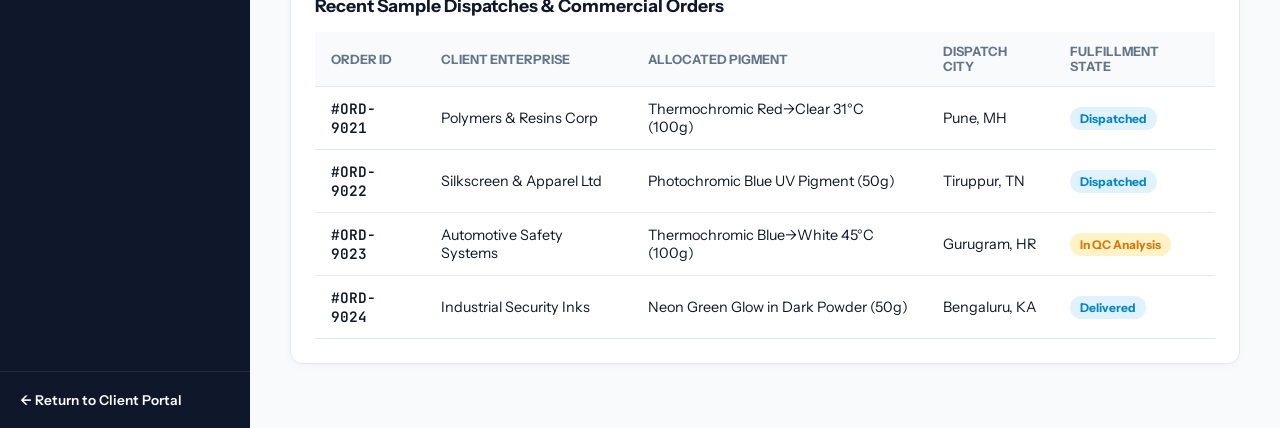
<file: admin.html>
<!DOCTYPE html>
<html lang="en">
<head>
  <meta charset="UTF-8" />
  <meta name="viewport" content="width=device-width, initial-scale=1.0" />
  <title>Admin Operations Console | Americos Chemicals</title>
  <link rel="preconnect" href="https://fonts.googleapis.com" />
  <link rel="preconnect" href="https://fonts.gstatic.com" crossorigin />
  <link href="https://fonts.googleapis.com/css2?family=Instrument+Sans:wght@400;500;600;700;800&family=JetBrains+Mono:wght@400;600&display=swap" rel="stylesheet" />
  <style>
    :root {
      --primary: #d0473e;
      --sidebar-bg: #0f172a;
      --sidebar-text: #94a3b8;
      --bg: #f8fafc;
      --card: #ffffff;
      --border: #e2e8f0;
      --dark: #0f172a;
      --radius: 12px;
      --font: 'Instrument Sans', sans-serif;
    }
    *, *::before, *::after { box-sizing: border-box; margin: 0; padding: 0; }
    body {
      font-family: var(--font);
      background: var(--bg);
      color: var(--dark);
      display: flex;
      min-height: 100vh;
    }
    /* SIDEBAR */
    .admin-sidebar {
      width: 250px;
      background: var(--sidebar-bg);
      color: var(--sidebar-text);
      display: flex;
      flex-direction: column;
      flex-shrink: 0;
    }
    .sidebar-brand {
      padding: 24px;
      font-size: 1.2rem;
      font-weight: 800;
      color: white;
      border-bottom: 1px solid rgba(255,255,255,0.08);
      display: flex;
      align-items: center;
      gap: 10px;
    }
    .sidebar-logo-dot {
      width: 14px;
      height: 14px;
      border-radius: 50%;
      background: var(--primary);
    }
    .sidebar-nav {
      padding: 20px 12px;
      flex: 1;
    }
    .nav-item {
      display: flex;
      align-items: center;
      gap: 12px;
      padding: 12px 16px;
      border-radius: 8px;
      color: var(--sidebar-text);
      text-decoration: none;
      font-weight: 600;
      font-size: 0.92rem;
      margin-bottom: 6px;
      transition: all 0.2s;
    }
    .nav-item:hover, .nav-item.active {
      background: rgba(255,255,255,0.08);
      color: white;
    }
    .nav-item.active {
      background: var(--primary);
      color: white;
    }
    .sidebar-footer {
      padding: 20px;
      border-top: 1px solid rgba(255,255,255,0.08);
      font-size: 0.85rem;
    }
    .sidebar-footer a {
      color: white;
      text-decoration: none;
      font-weight: 600;
      display: flex;
      align-items: center;
      gap: 8px;
    }
    /* MAIN DASHBOARD CONTENT */
    .admin-main {
      flex: 1;
      padding: 32px 40px;
      overflow-y: auto;
    }
    .admin-topbar {
      display: flex;
      justify-content: space-between;
      align-items: center;
      margin-bottom: 32px;
    }
    .admin-badge {
      display: flex;
      align-items: center;
      gap: 12px;
      background: white;
      padding: 8px 16px;
      border-radius: 50px;
      border: 1px solid var(--border);
      font-size: 0.88rem;
    }
    .admin-avatar {
      width: 32px;
      height: 32px;
      border-radius: 50%;
      background: #e2e8f0;
      display: flex;
      align-items: center;
      justify-content: center;
      font-weight: 700;
      font-size: 0.8rem;
    }
    /* METRIC CARDS */
    .metric-grid {
      display: grid;
      grid-template-columns: repeat(4, 1fr);
      gap: 20px;
      margin-bottom: 32px;
    }
    .metric-card {
      background: var(--card);
      border: 1px solid var(--border);
      border-radius: var(--radius);
      padding: 20px 24px;
      box-shadow: 0 2px 10px rgba(0,0,0,0.03);
    }
    .metric-label {
      font-size: 0.82rem;
      font-weight: 700;
      color: #64748b;
      text-transform: uppercase;
      letter-spacing: 0.05em;
    }
    .metric-val {
      font-size: 1.8rem;
      font-weight: 800;
      color: var(--dark);
      margin: 8px 0 4px;
    }
    .metric-sub {
      font-size: 0.8rem;
      color: #16a34a;
      font-weight: 600;
    }
    /* TABLES & CHARTS */
    .content-card {
      background: var(--card);
      border: 1px solid var(--border);
      border-radius: var(--radius);
      padding: 24px;
      margin-bottom: 32px;
      box-shadow: 0 2px 10px rgba(0,0,0,0.03);
    }
    .table-responsive {
      overflow-x: auto;
      margin-top: 16px;
    }
    table {
      width: 100%;
      border-collapse: collapse;
      font-size: 0.9rem;
    }
    th, td {
      padding: 12px 16px;
      text-align: left;
      border-bottom: 1px solid var(--border);
    }
    th {
      background: #f8fafc;
      color: #64748b;
      font-weight: 700;
      font-size: 0.8rem;
      text-transform: uppercase;
    }
    .status-badge {
      display: inline-block;
      padding: 4px 10px;
      border-radius: 50px;
      font-size: 0.75rem;
      font-weight: 700;
    }
    .status-badge.instock { background: #dcfce7; color: #16a34a; }
    .status-badge.soldout { background: #fee2e2; color: #dc2626; }
    .status-badge.pending { background: #fef3c7; color: #d97706; }
    .status-badge.completed { background: #e0f2fe; color: #0284c7; }
    /* CSS BAR CHART */
    .chart-container {
      display: flex;
      flex-direction: column;
      gap: 16px;
      margin-top: 20px;
    }
    .chart-row {
      display: flex;
      align-items: center;
      gap: 16px;
    }
    .chart-lbl {
      width: 160px;
      font-size: 0.85rem;
      font-weight: 600;
    }
    .chart-bar-bg {
      flex: 1;
      height: 24px;
      background: #f1f5f9;
      border-radius: 6px;
      overflow: hidden;
    }
    .chart-bar-fill {
      height: 100%;
      border-radius: 6px;
      transition: width 1s ease;
    }
    .chart-val {
      width: 90px;
      text-align: right;
      font-size: 0.85rem;
      font-weight: 700;
      font-family: 'JetBrains Mono', monospace;
    }
    @media (max-width: 992px) {
      .metric-grid { grid-template-columns: repeat(2, 1fr); }
      body { flex-direction: column; }
      .admin-sidebar { width: 100%; }
    }
  </style>
</head>
<body>

  <!-- SIDEBAR -->
  <aside class="admin-sidebar">
    <div class="sidebar-brand">
      <div class="sidebar-logo-dot"></div>
      Americos Admin
    </div>
    <nav class="sidebar-nav">
      <a href="#" class="nav-item active">📊 Operations Console</a>
      <a href="products.html" class="nav-item">🧪 Chemical Inventory</a>
      <a href="cart.html" class="nav-item">📦 Pending Dispatches</a>
      <a href="contact.html" class="nav-item">📬 Formulation Inquiries</a>
    </nav>
    <div class="sidebar-footer">
      <a href="index.html">← Return to Client Portal</a>
    </div>
  </aside>

  <!-- MAIN CONSOLE -->
  <main class="admin-main">
    <div class="admin-topbar">
      <div>
        <h1 style="font-size:1.6rem; margin-bottom:4px;">Commercial Operations Console</h1>
        <p style="color:#64748b; font-size:0.88rem;">Real-time inventory management, wholesale metrics & batch allocation.</p>
      </div>
      <div class="admin-badge">
        <div class="admin-avatar">AD</div>
        <div>
          <strong style="display:block; font-size:0.85rem;">Operations Lead</strong>
          <span style="font-size:0.75rem; color:#64748b;">Americos Chemical Plant</span>
        </div>
      </div>
    </div>

    <!-- METRICS -->
    <div class="metric-grid">
      <div class="metric-card">
        <div class="metric-label">Active Formulations</div>
        <div class="metric-val">12 SKUs</div>
        <div class="metric-sub">100% Quality Synthesized</div>
      </div>
      <div class="metric-card">
        <div class="metric-label">30-Day B2B Volume</div>
        <div class="metric-val">₹4,82,500</div>
        <div class="metric-sub">↑ 18.4% MoM Demand</div>
      </div>
      <div class="metric-card">
        <div class="metric-label">Active Commercial Inquiries</div>
        <div class="metric-val">28 Orders</div>
        <div class="metric-sub">Across 8 Indian States</div>
      </div>
      <div class="metric-card">
        <div class="metric-label">Batch QA Rating</div>
        <div class="metric-val">4.6 ★</div>
        <div class="metric-sub">Lab Verified Reversibility</div>
      </div>
    </div>

    <!-- CATEGORY REVENUE DISTRIBUTION CHART (PURE CSS ENGINE) -->
    <div class="content-card">
      <h3 style="font-size:1.1rem; margin-bottom:4px;">Product Series Demand Distribution</h3>
      <p style="color:#64748b; font-size:0.85rem;">Monthly commercial formulation volume by chemical technology category.</p>

      <div class="chart-container">
        <div class="chart-row">
          <div class="chart-lbl">Thermochromic Series</div>
          <div class="chart-bar-bg">
            <div class="chart-bar-fill" style="width: 58%; background: linear-gradient(90deg, #ef4444, #f97316);"></div>
          </div>
          <div class="chart-val">₹2,80,000</div>
        </div>

        <div class="chart-row">
          <div class="chart-lbl">Photochromic UV Series</div>
          <div class="chart-bar-bg">
            <div class="chart-bar-fill" style="width: 27%; background: linear-gradient(90deg, #0284c7, #38bdf8);"></div>
          </div>
          <div class="chart-val">₹1,32,000</div>
        </div>

        <div class="chart-row">
          <div class="chart-lbl">Luminescent Glow Series</div>
          <div class="chart-bar-bg">
            <div class="chart-bar-fill" style="width: 15%; background: linear-gradient(90deg, #10b981, #34d399);"></div>
          </div>
          <div class="chart-val">₹70,500</div>
        </div>
      </div>
    </div>

    <!-- DYNAMIC LIVE PRODUCTS INVENTORY TABLE -->
    <div class="content-card">
      <div style="display:flex; justify-content:space-between; align-items:center; margin-bottom:8px;">
        <div>
          <h3 style="font-size:1.1rem; margin:0;">Live Inventory Synthesis Log</h3>
          <span style="font-size:0.85rem; color:#64748b;">Direct read from client-side dynamic products data layer.</span>
        </div>
        <span style="font-size:0.8rem; font-weight:700; color:var(--primary);">12 Active Pigments</span>
      </div>

      <div class="table-responsive">
        <table>
          <thead>
            <tr>
              <th>SKU ID</th>
              <th>Pigment Formulation Name</th>
              <th>Category</th>
              <th>Unit Weight</th>
              <th>Price (INR)</th>
              <th>Activation Mechanism</th>
              <th>Stock State</th>
              <th>Rating</th>
            </tr>
          </thead>
          <tbody id="admin-inventory-body">
            <!-- Dynamically populated from products-data.js -->
          </tbody>
        </table>
      </div>
    </div>

    <!-- RECENT SAMPLE DISPATCH LOG -->
    <div class="content-card">
      <h3 style="font-size:1.1rem; margin-bottom:8px;">Recent Sample Dispatches & Commercial Orders</h3>
      <div class="table-responsive">
        <table>
          <thead>
            <tr>
              <th>Order ID</th>
              <th>Client Enterprise</th>
              <th>Allocated Pigment</th>
              <th>Dispatch City</th>
              <th>Fulfillment State</th>
            </tr>
          </thead>
          <tbody>
            <tr>
              <td style="font-family:'JetBrains Mono'; font-weight:600;">#ORD-9021</td>
              <td>Polymers & Resins Corp</td>
              <td>Thermochromic Red→Clear 31°C (100g)</td>
              <td>Pune, MH</td>
              <td><span class="status-badge completed">Dispatched</span></td>
            </tr>
            <tr>
              <td style="font-family:'JetBrains Mono'; font-weight:600;">#ORD-9022</td>
              <td>Silkscreen & Apparel Ltd</td>
              <td>Photochromic Blue UV Pigment (50g)</td>
              <td>Tiruppur, TN</td>
              <td><span class="status-badge completed">Dispatched</span></td>
            </tr>
            <tr>
              <td style="font-family:'JetBrains Mono'; font-weight:600;">#ORD-9023</td>
              <td>Automotive Safety Systems</td>
              <td>Thermochromic Blue→White 45°C (100g)</td>
              <td>Gurugram, HR</td>
              <td><span class="status-badge pending">In QC Analysis</span></td>
            </tr>
            <tr>
              <td style="font-family:'JetBrains Mono'; font-weight:600;">#ORD-9024</td>
              <td>Industrial Security Inks</td>
              <td>Neon Green Glow in Dark Powder (50g)</td>
              <td>Bengaluru, KA</td>
              <td><span class="status-badge completed">Delivered</span></td>
            </tr>
          </tbody>
        </table>
      </div>
    </div>

  </main>

  <script src="js/products-data.js"></script>
  <script>
    document.addEventListener('DOMContentLoaded', function() {
      var tbody = document.getElementById('admin-inventory-body');
      if (tbody && typeof products !== 'undefined') {
        tbody.innerHTML = products.map(function(p) {
          var stockLabel = p.inStock
            ? '<span class="status-badge instock">In Stock</span>'
            : '<span class="status-badge soldout">Out of Stock</span>';

          return `
            <tr>
              <td style="font-family:'JetBrains Mono'; font-weight:600; color:#64748b;">SKU-00${p.id}</td>
              <td>
                <span style="margin-right:6px;">${p.emoji}</span>
                <strong>${p.name}</strong>
              </td>
              <td style="text-transform:capitalize; font-size:0.85rem;">${p.category}</td>
              <td style="font-size:0.85rem; color:#475569;">${p.weight}</td>
              <td style="font-weight:700;">₹${p.price.toLocaleString()}</td>
              <td style="font-size:0.82rem; color:#64748b;">${p.activationTemp || 'N/A'}</td>
              <td>${stockLabel}</td>
              <td style="font-weight:600; font-size:0.85rem;">${p.rating} ★</td>
            </tr>
          `;
        }).join('');
      }
    });
  </script>
</body>
</html>
</file>
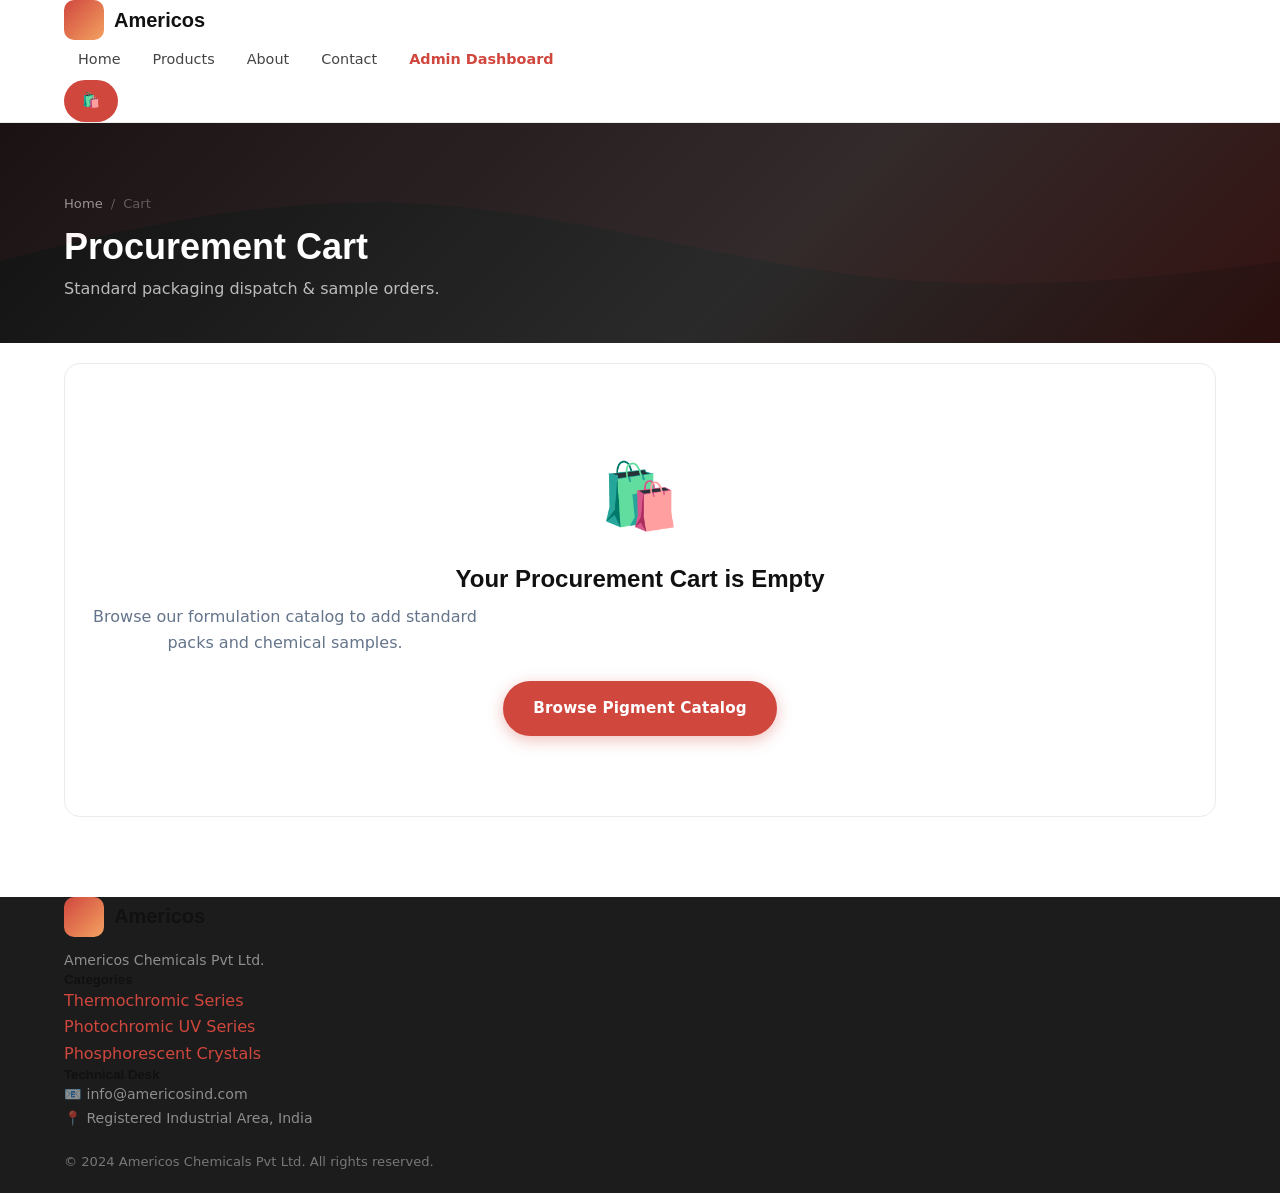
<file: cart.html>
<!DOCTYPE html>
<html lang="en">
<head>
  <meta charset="UTF-8" />
  <meta name="viewport" content="width=device-width, initial-scale=1.0" />
  <title>Your Procurement Cart | Americos Chemicals</title>
  <link rel="preconnect" href="https://fonts.googleapis.com" />
  <link rel="preconnect" href="https://fonts.gstatic.com" crossorigin />
  <link href="https://fonts.googleapis.com/css2?family=Instrument+Sans:wght@400;500;600;700;800&display=swap" rel="stylesheet" />
  <link rel="stylesheet" href="css/style.css" />
  <style>
    .cart-layout {
      display: grid;
      grid-template-columns: 1fr 380px;
      gap: 36px;
      margin-top: 36px;
      align-items: start;
    }
    .cart-table-panel {
      background: white;
      border: 1px solid var(--border);
      border-radius: var(--radius);
      overflow: hidden;
    }
    .cart-row {
      display: flex;
      align-items: center;
      gap: 20px;
      padding: 20px 24px;
      border-bottom: 1px solid var(--border);
    }
    .cart-row:last-child {
      border-bottom: none;
    }
    .cart-item-visual {
      width: 72px;
      height: 72px;
      border-radius: 12px;
      display: flex;
      align-items: center;
      justify-content: center;
      font-size: 2.4rem;
      flex-shrink: 0;
      border: 1px solid #f1f5f9;
    }
    .cart-summary-panel {
      background: white;
      border: 1px solid var(--border);
      border-radius: var(--radius);
      padding: 28px;
      position: sticky;
      top: 90px;
      box-shadow: var(--shadow);
    }
    .summary-line {
      display: flex;
      justify-content: space-between;
      margin-bottom: 14px;
      font-size: 0.95rem;
      color: #64748b;
    }
    .summary-line.total {
      border-top: 1px solid var(--border);
      padding-top: 18px;
      margin-top: 18px;
      font-size: 1.25rem;
      font-weight: 800;
      color: var(--dark);
    }
    .qty-btn {
      width: 32px;
      height: 34px;
      border: 1px solid var(--border);
      background: #f8fafc;
      font-size: 1rem;
      cursor: pointer;
      border-radius: 6px;
    }
    @media (max-width: 860px) {
      .cart-layout { grid-template-columns: 1fr; }
      .cart-summary-panel { position: static; }
    }
  </style>
</head>
<body>

  <!-- HEADER -->
  <header>
    <div class="container">
      <nav>
        <a href="index.html" class="logo">
          <div class="logo-icon"></div>
          Americos
        </a>
        <ul class="nav-links" id="nav-links">
          <li><a href="index.html">Home</a></li>
          <li><a href="products.html">Products</a></li>
          <li><a href="about.html">About</a></li>
          <li><a href="contact.html">Contact</a></li>
          <li><a href="admin.html" style="color:var(--primary); font-weight:700;">Admin Dashboard</a></li>
        </ul>
        <div class="nav-actions">
          <a href="cart.html" class="cart-btn" aria-label="View Shopping Cart">
            🛍️ <span id="cart-count">0</span>
          </a>
          <button id="menu-toggle" aria-label="Toggle navigation menu">
            <span></span><span></span><span></span>
          </button>
        </div>
      </nav>
    </div>
  </header>

  <div class="page-hero">
    <div class="container">
      <div class="breadcrumb">
        <a href="index.html">Home</a><span>/</span><span>Cart</span>
      </div>
      <h1>Procurement Cart</h1>
      <p style="color:rgba(255,255,255,0.7); margin-top:8px;">Standard packaging dispatch & sample orders.</p>
    </div>
  </div>

  <section class="section" style="padding-top:20px;">
    <div class="container">
      <div id="cart-container">
        <!-- Rendered dynamically -->
      </div>
    </div>
  </section>

  <!-- FOOTER -->
  <footer>
    <div class="container">
      <div class="footer-grid">
        <div>
          <div class="logo"><div class="logo-icon"></div> Americos</div>
          <p style="color:rgba(255,255,255,0.5); margin-top:12px; font-size:0.88rem;">Americos Chemicals Pvt Ltd.</p>
        </div>
        <div>
          <h5>Categories</h5>
          <ul>
            <li><a href="products.html?filter=thermochromic">Thermochromic Series</a></li>
            <li><a href="products.html?filter=photochromic">Photochromic UV Series</a></li>
            <li><a href="products.html?filter=glow">Phosphorescent Crystals</a></li>
          </ul>
        </div>
        <div>
          <h5>Technical Desk</h5>
          <p style="color:rgba(255,255,255,0.5); font-size:0.88rem; line-height:1.7;">
            📧 info@americosind.com<br/>
            📍 Registered Industrial Area, India
          </p>
        </div>
      </div>
      <div class="footer-bottom">
        <span>© 2024 Americos Chemicals Pvt Ltd. All rights reserved.</span>
      </div>
    </div>
  </footer>

  <script src="js/products-data.js"></script>
  <script src="js/cart.js"></script>
  <script src="js/main.js"></script>
  <script>
    function renderCartPage() {
      var cart = getCart();
      var container = document.getElementById('cart-container');

      if (!cart || cart.length === 0) {
        container.innerHTML = `
          <div class="empty-state" style="padding:80px 20px; background:white; border-radius:16px; border:1px solid var(--border);">
            <div class="icon">🛍️</div>
            <h3>Your Procurement Cart is Empty</h3>
            <p style="color:#64748b; margin:10px 0 24px;">Browse our formulation catalog to add standard packs and chemical samples.</p>
            <a href="products.html" class="btn btn-primary">Browse Pigment Catalog</a>
          </div>
        `;
        return;
      }

      var subtotal = getCartTotal();
      var shipping = subtotal >= 999 ? 0 : 120;
      var total = subtotal + shipping;

      var itemsHtml = cart.map(function(item) {
        var p = (typeof products !== 'undefined') ? products.find(function(x) { return x.id === item.id; }) : null;
        var emoji = item.emoji || (p ? p.emoji : '📦');
        var colorBg = p ? p.colorFrom + '22' : '#f1f5f9';

        return `
          <div class="cart-row">
            <div class="cart-item-visual" style="background:${colorBg};">${emoji}</div>
            <div style="flex:1;">
              <h4 style="margin:0 0 4px; font-size:1rem;"><a href="product.html?id=${item.id}" style="color:var(--dark);">${item.name}</a></h4>
              <span style="font-size:0.8rem; color:#64748b;">Pack Unit: ${item.weight || 'Standard'}</span>
              <div style="font-size:0.95rem; font-weight:700; color:var(--dark); margin-top:6px;">₹${(item.price * item.qty).toLocaleString()}</div>
            </div>
            <div style="display:flex; align-items:center; gap:8px;">
              <button class="qty-btn" onclick="updateQty(${item.id}, ${item.qty - 1}); renderCartPage();">">−</button>
              <span style="font-weight:700; width:24px; text-align:center;">${item.qty}</span>
              <button class="qty-btn" onclick="updateQty(${item.id}, ${item.qty + 1}); renderCartPage();">+</button>
            </div>
            <button onclick="removeFromCart(${item.id}); renderCartPage();" style="background:none; border:none; color:#ef4444; font-size:1.2rem; cursor:pointer; padding:6px 10px;" title="Remove">✕</button>
          </div>
        `;
      }).join('');

      container.innerHTML = `
        <div class="cart-layout">
          <div class="cart-table-panel">
            <div style="padding:18px 24px; border-bottom:1px solid var(--border); font-weight:700; font-size:1.05rem; display:flex; justify-content:space-between;">
              <span>Selected Chemicals (${cart.length})</span>
              <button onclick="localStorage.removeItem('americos_cart'); updateCartBadge(); renderCartPage();" style="background:none; border:none; color:#ef4444; font-size:0.85rem; cursor:pointer;">Clear Cart</button>
            </div>
            ${itemsHtml}
          </div>

          <div class="cart-summary-panel">
            <h3 style="margin-top:0; font-size:1.15rem;">Commercial Order Summary</h3>
            
            <div class="summary-line">
              <span>Item Subtotal</span>
              <span style="font-weight:700; color:var(--dark);">₹${subtotal.toLocaleString()}</span>
            </div>
            <div class="summary-line">
              <span>Standard Insured Shipping</span>
              <span>${shipping === 0 ? '<strong style="color:#16a34a;">FREE</strong>' : '₹' + shipping}</span>
            </div>
            ${shipping > 0 ? `<div style="font-size:0.78rem; color:#64748b; margin-bottom:12px;">Add ₹${(999 - subtotal).toLocaleString()} more for free shipping tier.</div>` : ''}

            <div style="display:flex; gap:8px; margin:20px 0;">
              <input type="text" id="coupon-code" placeholder="Promo / Client Code" style="flex:1; padding:10px 14px; border-radius:var(--pill); border:1px solid var(--border); font-size:0.88rem; outline:none;" />
              <button class="btn btn-outline btn-sm" onclick="applyPromo()">Apply</button>
            </div>

            <div class="summary-line total">
              <span>Payable Total</span>
              <span>₹${total.toLocaleString()}</span>
            </div>

            <button class="btn btn-primary btn-block" style="margin-top:16px; padding:16px;" onclick="checkoutNotice()">
              Proceed to Dispatch Checkout →
            </button>
            
            <div style="text-align:center; font-size:0.75rem; color:#94a3b8; margin-top:16px;">
              🔒 Direct B2B Bank Transfer / Razorpay & Stripe integration ready
            </div>
          </div>
        </div>
      `;
    }

    function applyPromo() {
      var code = (document.getElementById('coupon-code').value || '').trim().toUpperCase();
      if (code === 'AMERICOS10') {
        showToast('Promo Code Validated: 10% commercial rebate applied.');
      } else {
        showToast('Invalid or expired coupon code.', 'error');
      }
    }

    function checkoutNotice() {
      alert('Inquiry Order Dispatched!\n\nThis checkout connects with your company gateway or ERP integration.\nThank you for choosing Americos Chemicals Pvt Ltd.');
    }

    document.addEventListener('DOMContentLoaded', renderCartPage);
  </script>
</body>
</html>
</file>
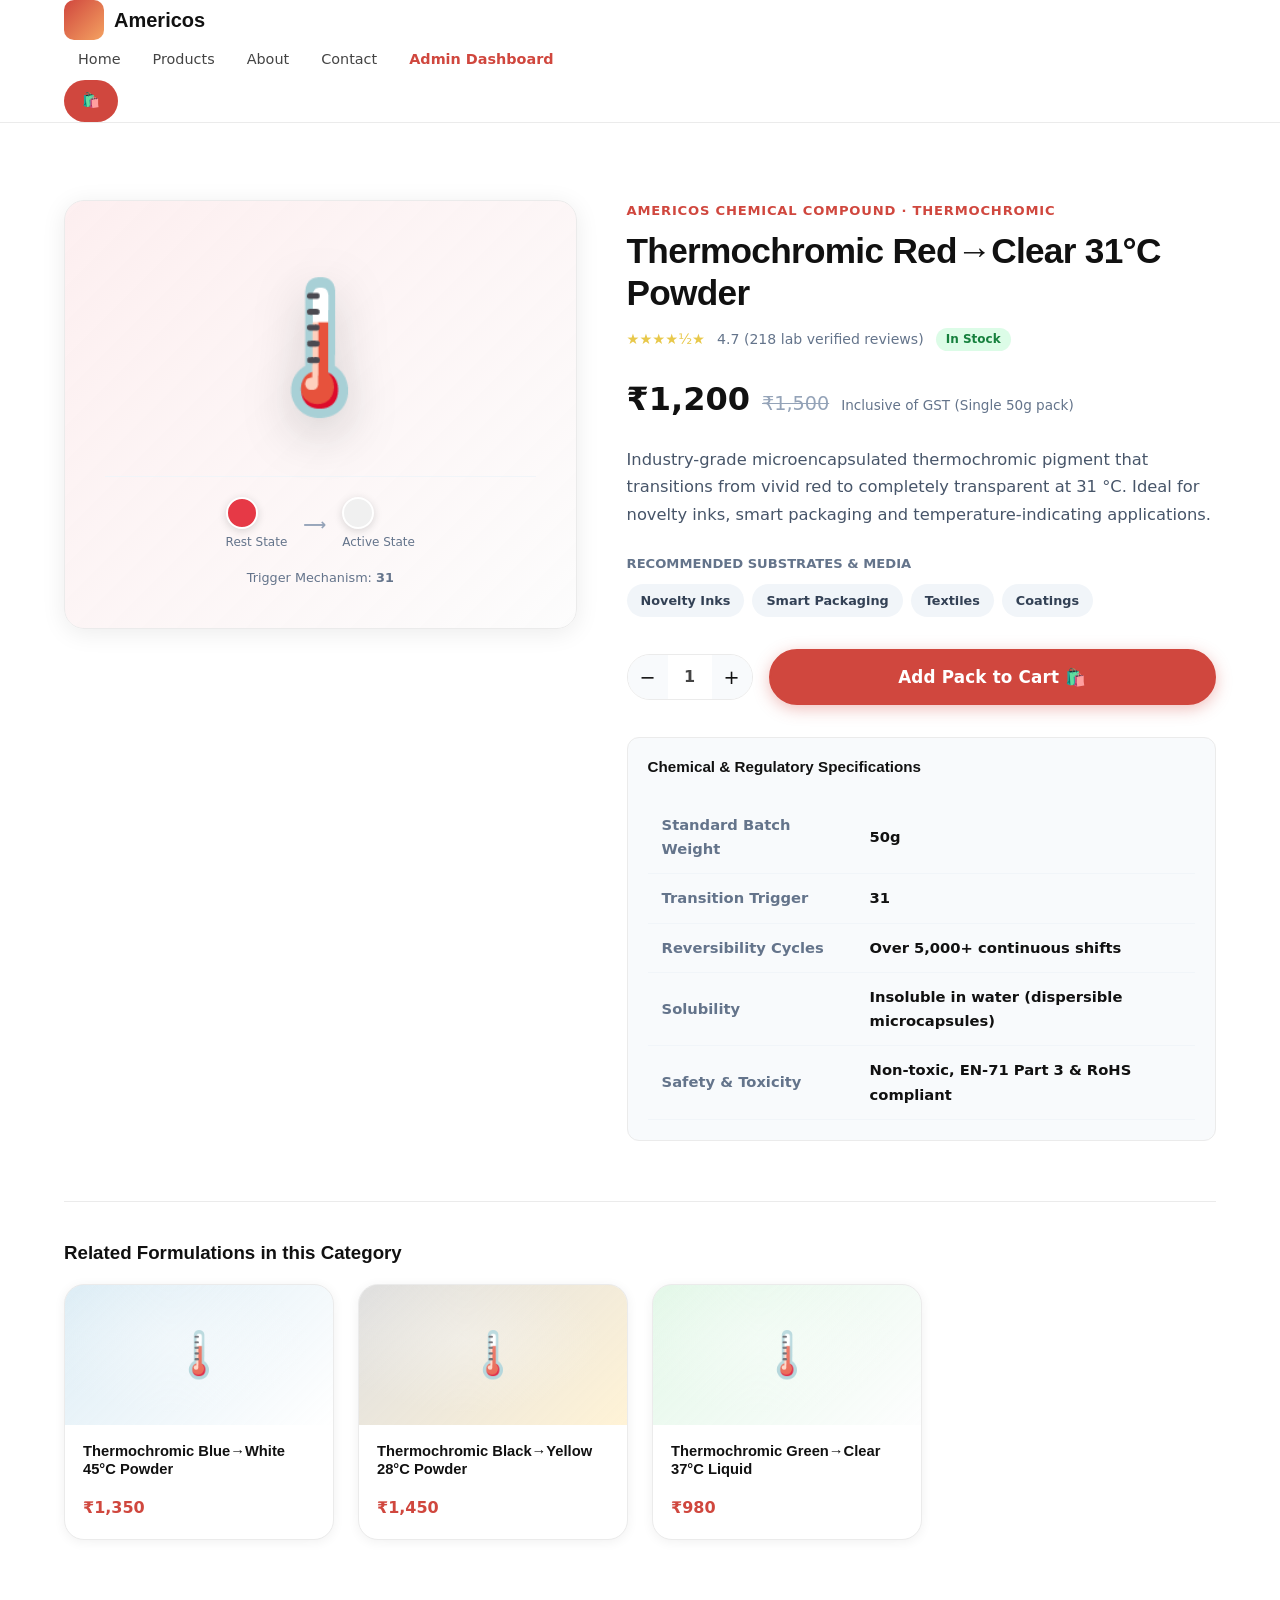
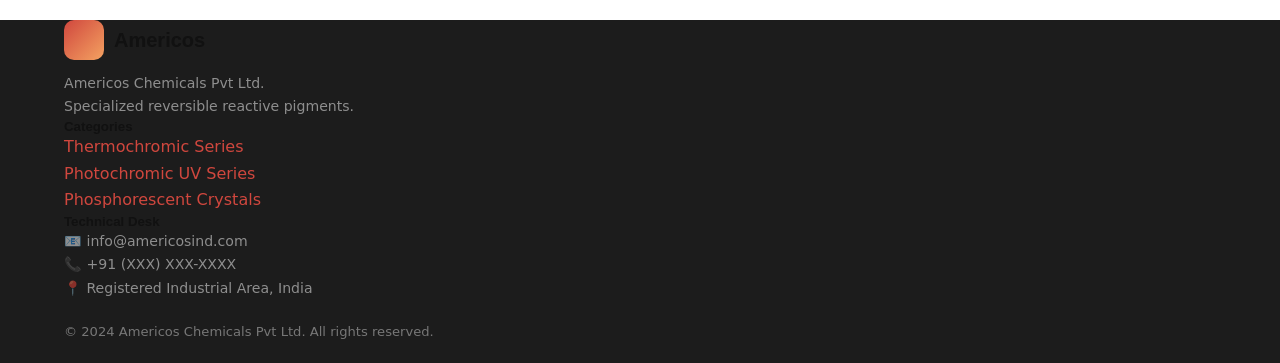
<file: product.html>
<!DOCTYPE html>
<html lang="en">
<head>
  <meta charset="UTF-8" />
  <meta name="viewport" content="width=device-width, initial-scale=1.0" />
  <title>Chemical Specification & Ordering | Americos Chemicals</title>
  <link rel="preconnect" href="https://fonts.googleapis.com" />
  <link rel="preconnect" href="https://fonts.gstatic.com" crossorigin />
  <link href="https://fonts.googleapis.com/css2?family=Instrument+Sans:wght@400;500;600;700;800&display=swap" rel="stylesheet" />
  <link rel="stylesheet" href="css/style.css" />
  <style>
    .prod-layout {
      display: grid;
      grid-template-columns: 1fr 1.15fr;
      gap: 50px;
      margin-top: 36px;
      align-items: start;
    }
    .prod-visual {
      background: #ffffff;
      border: 1px solid var(--border);
      border-radius: 20px;
      padding: 40px;
      text-align: center;
      position: sticky;
      top: 90px;
      box-shadow: var(--shadow);
    }
    .prod-icon-large {
      font-size: 8rem;
      filter: drop-shadow(0 15px 25px rgba(0,0,0,0.18));
      animation: floatUp 4s ease-in-out infinite alternate;
    }
    .swatch-display {
      display: flex;
      align-items: center;
      justify-content: center;
      gap: 16px;
      margin-top: 24px;
      padding-top: 20px;
      border-top: 1px solid #f1f5f9;
    }
    .swatch-circle {
      width: 32px;
      height: 32px;
      border-radius: 50%;
      border: 2px solid white;
      box-shadow: 0 2px 8px rgba(0,0,0,0.15);
    }
    .spec-table {
      width: 100%;
      border-collapse: collapse;
      margin-top: 24px;
      font-size: 0.92rem;
    }
    .spec-table th, .spec-table td {
      padding: 12px 14px;
      border-bottom: 1px solid #f1f5f9;
      text-align: left;
    }
    .spec-table th {
      color: #64748b;
      font-weight: 600;
      width: 38%;
    }
    .spec-table td {
      color: var(--dark);
      font-weight: 600;
    }
    .qty-control {
      display: flex;
      align-items: center;
      border: 1px solid var(--border);
      border-radius: var(--pill);
      overflow: hidden;
      width: fit-content;
    }
    .qty-control button {
      background: #f8fafc;
      border: none;
      width: 40px;
      height: 44px;
      font-size: 1.2rem;
      cursor: pointer;
      color: var(--dark);
    }
    .qty-control span {
      width: 44px;
      text-align: center;
      font-weight: 700;
      font-size: 1rem;
    }
    @media (max-width: 860px) {
      .prod-layout {
        grid-template-columns: 1fr;
      }
      .prod-visual {
        position: static;
      }
    }
  </style>
</head>
<body>

  <!-- HEADER -->
  <header>
    <div class="container">
      <nav>
        <a href="index.html" class="logo">
          <div class="logo-icon"></div>
          Americos
        </a>
        <ul class="nav-links" id="nav-links">
          <li><a href="index.html">Home</a></li>
          <li><a href="products.html">Products</a></li>
          <li><a href="about.html">About</a></li>
          <li><a href="contact.html">Contact</a></li>
          <li><a href="admin.html" style="color:var(--primary); font-weight:700;">Admin Dashboard</a></li>
        </ul>
        <div class="nav-actions">
          <a href="cart.html" class="cart-btn" aria-label="View Shopping Cart">
            🛍️ <span id="cart-count">0</span>
          </a>
          <button id="menu-toggle" aria-label="Toggle navigation menu">
            <span></span><span></span><span></span>
          </button>
        </div>
      </nav>
    </div>
  </header>

  <!-- CONTENT CONTAINER -->
  <section class="section" style="padding-top:20px;">
    <div class="container">
      <div id="product-container">
        <!-- Rendered via JS -->
      </div>
    </div>
  </section>

  <!-- FOOTER -->
  <footer>
    <div class="container">
      <div class="footer-grid">
        <div>
          <div class="logo"><div class="logo-icon"></div> Americos</div>
          <p style="color:rgba(255,255,255,0.5); margin-top:12px; font-size:0.88rem;">
            Americos Chemicals Pvt Ltd.<br/>Specialized reversible reactive pigments.
          </p>
        </div>
        <div>
          <h5>Categories</h5>
          <ul>
            <li><a href="products.html?filter=thermochromic">Thermochromic Series</a></li>
            <li><a href="products.html?filter=photochromic">Photochromic UV Series</a></li>
            <li><a href="products.html?filter=glow">Phosphorescent Crystals</a></li>
          </ul>
        </div>
        <div>
          <h5>Technical Desk</h5>
          <p style="color:rgba(255,255,255,0.5); font-size:0.88rem; line-height:1.7;">
            📧 info@americosind.com<br/>
            📞 +91 (XXX) XXX-XXXX<br/>
            📍 Registered Industrial Area, India
          </p>
        </div>
      </div>
      <div class="footer-bottom">
        <span>© 2024 Americos Chemicals Pvt Ltd. All rights reserved.</span>
      </div>
    </div>
  </footer>

  <script src="js/products-data.js"></script>
  <script src="js/cart.js"></script>
  <script src="js/main.js"></script>
  <script>
    var currentItemQty = 1;

    function adjustQty(delta) {
      currentItemQty = Math.max(1, currentItemQty + delta);
      document.getElementById('detail-qty').textContent = currentItemQty;
    }

    function addCurrentToCart(id) {
      addToCart(id, currentItemQty);
    }

    document.addEventListener('DOMContentLoaded', function() {
      var urlParams = new URLSearchParams(window.location.search);
      var id = parseInt(urlParams.get('id'), 10) || 1;
      var p = (typeof products !== 'undefined') ? products.find(function(item) { return item.id === id; }) : null;
      var cont = document.getElementById('product-container');

      if (!p) {
        cont.innerHTML = `
          <div class="empty-state" style="padding:80px 20px;">
            <div class="icon">⚠️</div>
            <h2>Specification Sheet Not Found</h2>
            <p style="color:#64748b; margin:10px 0 20px;">The requested pigment SKU does not exist or has been retired from production.</p>
            <a href="products.html" class="btn btn-primary">Return to Catalog</a>
          </div>
        `;
        return;
      }

      var usesHtml = (p.uses || []).map(function(u) {
        return '<span style="background:#f1f5f9; color:#334155; padding:6px 14px; border-radius:50px; font-size:0.8rem; font-weight:600;">' + u + '</span>';
      }).join(' ');

      var related = products.filter(function(r) { return r.category === p.category && r.id !== p.id; }).slice(0, 3);
      var relatedHtml = related.map(function(r) {
        return `
          <div class="product-card">
            <div class="card-img" style="height:140px; background:linear-gradient(135deg, ${r.colorFrom}22, ${r.colorTo}44);">
              <span style="font-size:2.8rem;">${r.emoji}</span>
            </div>
            <div class="card-body">
              <h4 style="font-size:0.92rem; margin:0 0 6px;"><a href="product.html?id=${r.id}" style="color:var(--dark);">${r.name}</a></h4>
              <div style="font-weight:700; color:var(--primary);">₹${r.price.toLocaleString()}</div>
            </div>
          </div>
        `;
      }).join('');

      cont.innerHTML = `
        <div class="breadcrumb">
          <a href="index.html">Home</a><span>/</span>
          <a href="products.html">Catalog</a><span>/</span>
          <span>${p.name}</span>
        </div>

        <div class="prod-layout">
          <div class="prod-visual" style="background:linear-gradient(135deg, ${p.colorFrom}15, ${p.colorTo}30);">
            <div class="prod-icon-large">${p.emoji}</div>
            <div class="swatch-display">
              <div style="text-align:center;">
                <div class="swatch-circle" style="background:${p.colorFrom};"></div>
                <span style="font-size:0.75rem; color:#64748b; margin-top:4px; display:block;">Rest State</span>
              </div>
              <span style="color:#94a3b8; font-weight:800;">⟶</span>
              <div style="text-align:center;">
                <div class="swatch-circle" style="background:${p.colorTo};"></div>
                <span style="font-size:0.75rem; color:#64748b; margin-top:4px; display:block;">Active State</span>
              </div>
            </div>
            <div style="font-size:0.8rem; color:#64748b; margin-top:14px;">
              Trigger Mechanism: <strong>${p.activationTemp || 'N/A'}</strong>
            </div>
          </div>

          <div>
            <div style="font-size:0.82rem; text-transform:uppercase; letter-spacing:0.06em; color:var(--primary); font-weight:800;">
              Americos Chemical Compound · ${p.category}
            </div>
            <h1 style="font-size:2.2rem; margin:8px 0 12px; letter-spacing:-0.02em;">${p.name}</h1>
            
            <div style="display:flex; align-items:center; gap:12px; margin-bottom:16px;">
              <div>${window.renderStars(p.rating)}</div>
              <span style="font-size:0.88rem; color:#64748b;">${p.rating} (${p.reviews} lab verified reviews)</span>
              ${p.inStock ? '<span style="background:#dcfce7; color:#15803d; font-size:0.75rem; font-weight:700; padding:2px 10px; border-radius:50px;">In Stock</span>' : '<span style="background:#fee2e2; color:#b91c1c; font-size:0.75rem; font-weight:700; padding:2px 10px; border-radius:50px;">Batch Sold Out</span>'}
            </div>

            <div style="display:flex; align-items:baseline; gap:12px; margin:20px 0;">
              <span style="font-size:2rem; font-weight:800; color:var(--dark);">₹${p.price.toLocaleString()}</span>
              ${p.oldPrice ? '<span style="font-size:1.2rem; color:#94a3b8; text-decoration:line-through;">₹' + p.oldPrice.toLocaleString() + '</span>' : ''}
              <span style="font-size:0.85rem; color:#64748b;">Inclusive of GST (Single ${p.weight} pack)</span>
            </div>

            <p style="color:#475569; font-size:1.02rem; line-height:1.7; margin-bottom:24px;">
              ${p.description}
            </p>

            <div style="margin-bottom:24px;">
              <div style="font-size:0.82rem; font-weight:700; text-transform:uppercase; color:#64748b; margin-bottom:10px;">Recommended Substrates & Media</div>
              <div style="display:flex; gap:8px; flex-wrap:wrap;">${usesHtml}</div>
            </div>

            <div style="display:flex; gap:16px; align-items:center; margin:32px 0;">
              <div class="qty-control">
                <button onclick="adjustQty(-1)">−</button>
                <span id="detail-qty">1</span>
                <button onclick="adjustQty(1)">+</button>
              </div>
              <button class="btn btn-primary btn-lg" style="flex:1;" ${p.inStock ? 'onclick="addCurrentToCart(' + p.id + ')"' : 'disabled style="background:#94a3b8; cursor:not-allowed;"'}>
                ${p.inStock ? 'Add Pack to Cart 🛍️' : 'Out of Stock'}
              </button>
            </div>

            <div style="background:#f8fafc; border-radius:12px; padding:20px; border:1px solid var(--border);">
              <h4 style="margin:0 0 12px; font-size:0.95rem;">Chemical & Regulatory Specifications</h4>
              <table class="spec-table">
                <tr><th>Standard Batch Weight</th><td>${p.weight}</td></tr>
                <tr><th>Transition Trigger</th><td>${p.activationTemp || 'Physical / Spectral trigger'}</td></tr>
                <tr><th>Reversibility Cycles</th><td>Over 5,000+ continuous shifts</td></tr>
                <tr><th>Solubility</th><td>Insoluble in water (dispersible microcapsules)</td></tr>
                <tr><th>Safety & Toxicity</th><td>Non-toxic, EN-71 Part 3 & RoHS compliant</td></tr>
              </table>
            </div>

          </div>
        </div>

        <div style="margin-top:60px; padding-top:40px; border-top:1px solid var(--border);">
          <h3>Related Formulations in this Category</h3>
          <div class="products-grid" style="margin-top:20px;">
            ${relatedHtml}
          </div>
        </div>
      `;
    });
  </script>
</body>
</html>
</file>
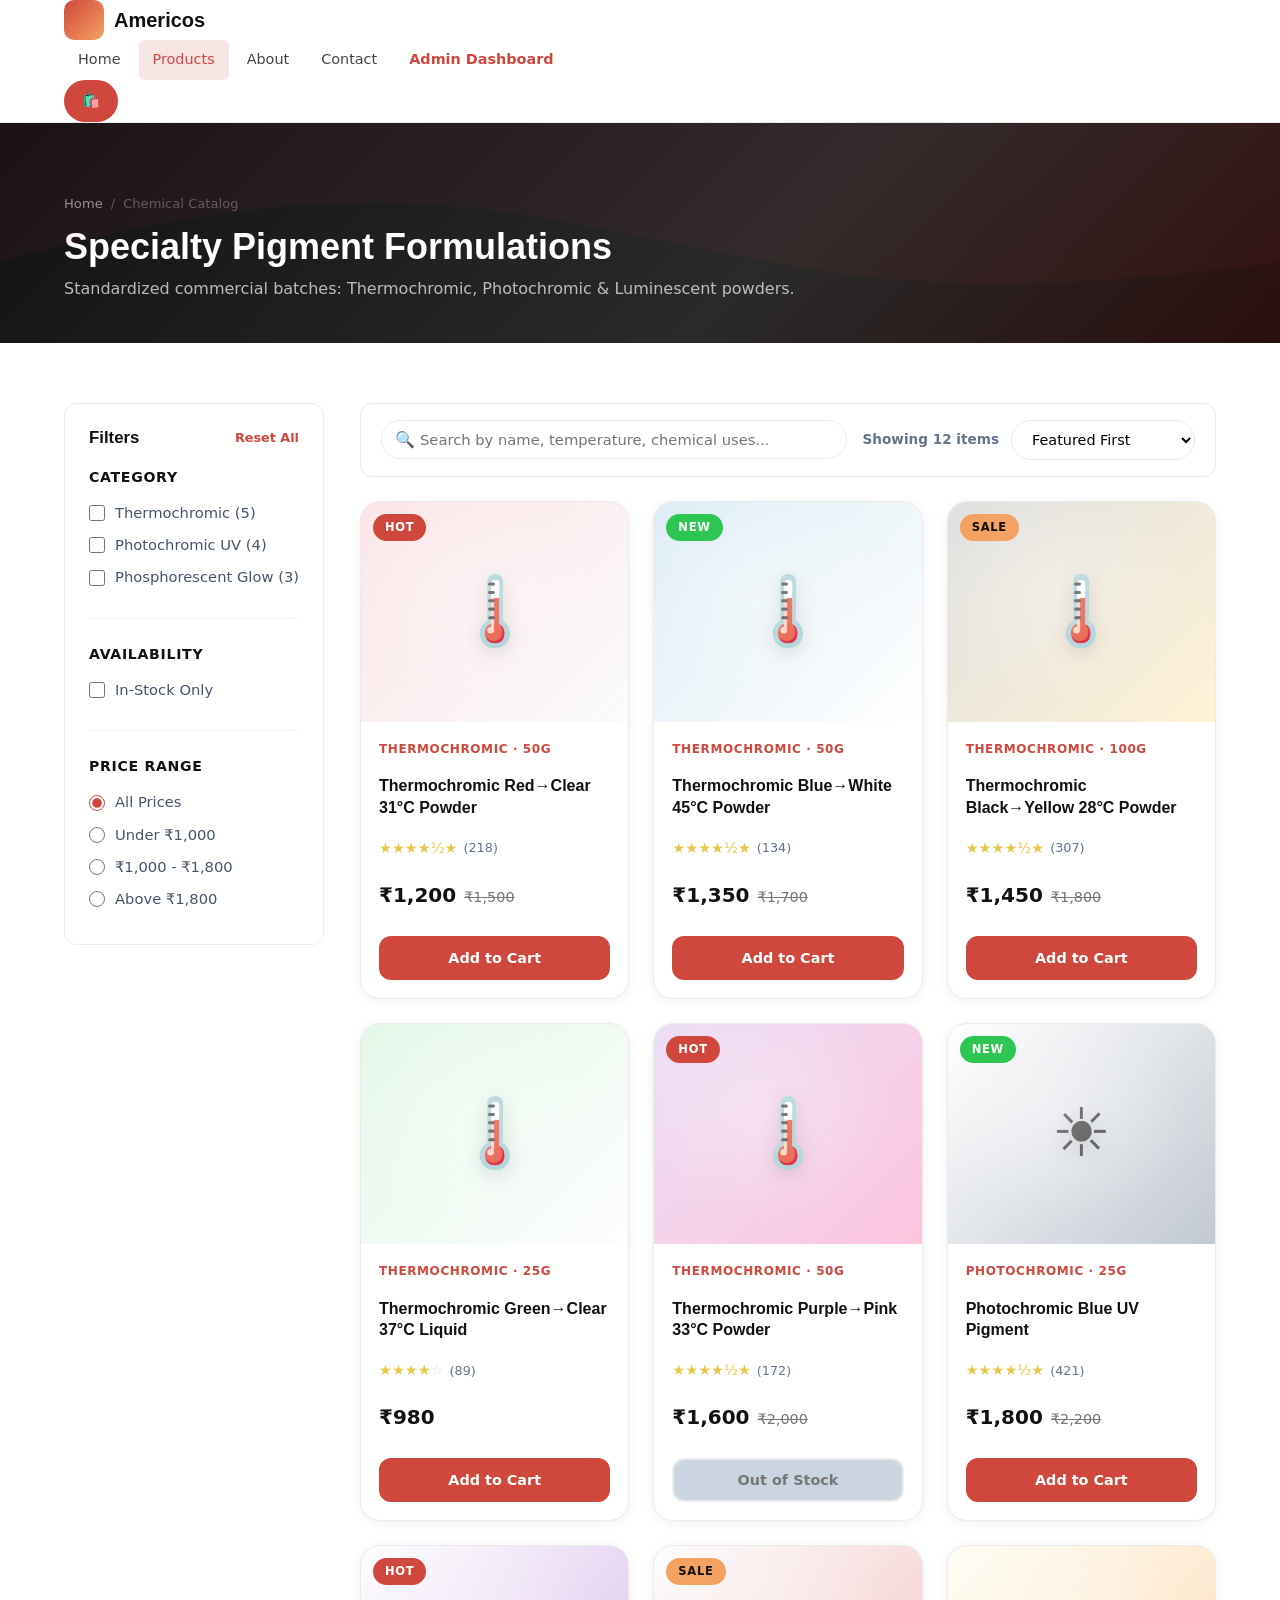
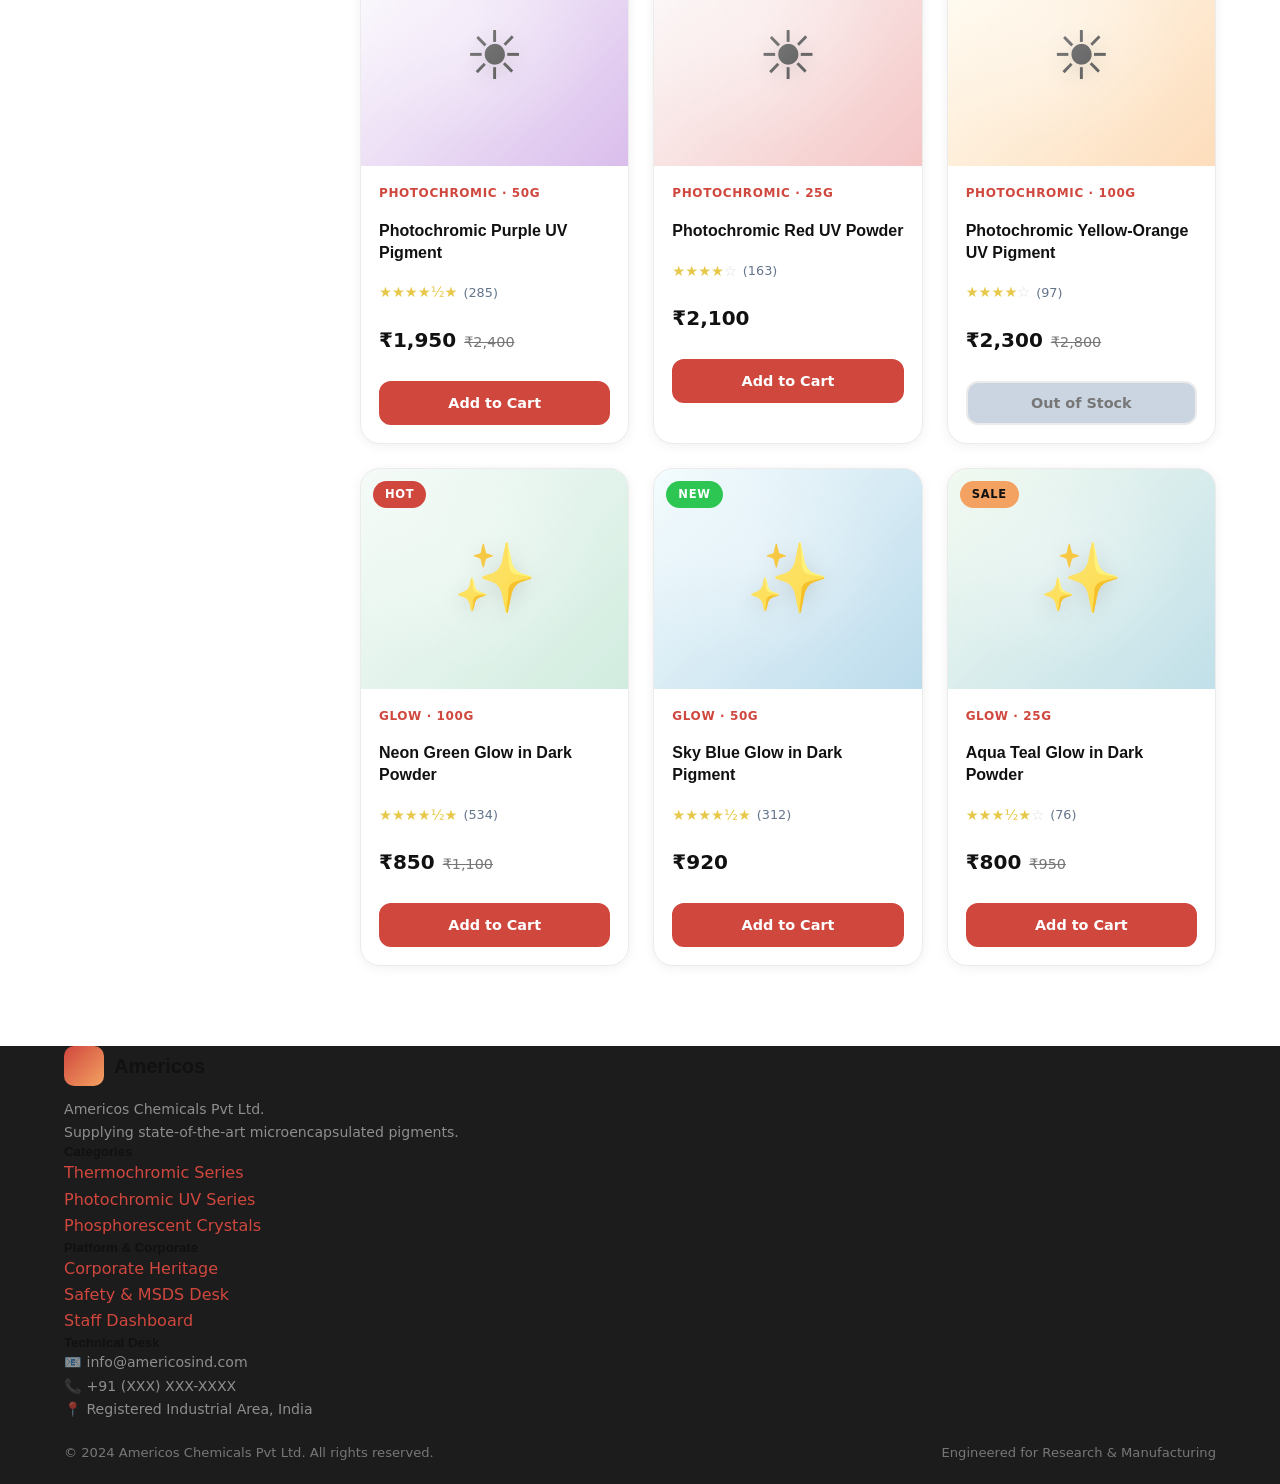
<file: products.html>
<!DOCTYPE html>
<html lang="en">
<head>
  <meta charset="UTF-8" />
  <meta name="viewport" content="width=device-width, initial-scale=1.0" />
  <title>Chemical Catalog & Formulas | Americos Chemicals</title>
  <link rel="preconnect" href="https://fonts.googleapis.com" />
  <link rel="preconnect" href="https://fonts.gstatic.com" crossorigin />
  <link href="https://fonts.googleapis.com/css2?family=Instrument+Sans:wght@400;500;600;700;800&display=swap" rel="stylesheet" />
  <link rel="stylesheet" href="css/style.css" />
  <style>
    .catalog-layout {
      display: grid;
      grid-template-columns: 260px 1fr;
      gap: 36px;
      margin-top: 40px;
      align-items: start;
    }
    .filter-panel {
      background: #ffffff;
      border: 1px solid var(--border);
      border-radius: var(--radius);
      padding: 24px;
      position: sticky;
      top: 90px;
    }
    .filter-group {
      margin-bottom: 24px;
      border-bottom: 1px solid #f1f5f9;
      padding-bottom: 20px;
    }
    .filter-group:last-child {
      border-bottom: none;
      margin-bottom: 0;
      padding-bottom: 0;
    }
    .filter-title {
      font-size: 0.88rem;
      font-weight: 700;
      text-transform: uppercase;
      letter-spacing: 0.05em;
      margin-bottom: 12px;
      color: var(--dark);
    }
    .filter-option {
      display: flex;
      align-items: center;
      gap: 10px;
      margin-bottom: 8px;
      font-size: 0.92rem;
      cursor: pointer;
      color: #475569;
    }
    .filter-option input {
      accent-color: var(--primary);
      width: 16px;
      height: 16px;
    }
    .catalog-topbar {
      display: flex;
      justify-content: space-between;
      align-items: center;
      gap: 16px;
      flex-wrap: wrap;
      margin-bottom: 24px;
      background: #ffffff;
      padding: 16px 20px;
      border-radius: var(--radius);
      border: 1px solid var(--border);
    }
    .search-box {
      flex: 1;
      min-width: 240px;
      position: relative;
    }
    .search-box input {
      width: 100%;
      padding: 10px 16px 10px 38px;
      border: 1px solid var(--border);
      border-radius: var(--pill);
      font-size: 0.92rem;
      outline: none;
      font-family: inherit;
    }
    .search-box input:focus {
      border-color: var(--primary);
    }
    .search-icon {
      position: absolute;
      left: 14px;
      top: 50%;
      transform: translateY(-50%);
      color: #94a3b8;
    }
    .sort-select {
      padding: 10px 16px;
      border: 1px solid var(--border);
      border-radius: var(--pill);
      font-size: 0.9rem;
      font-family: inherit;
      outline: none;
      background: white;
      cursor: pointer;
    }
    @media (max-width: 860px) {
      .catalog-layout {
        grid-template-columns: 1fr;
      }
      .filter-panel {
        position: static;
      }
    }
  </style>
</head>
<body>

  <!-- HEADER -->
  <header>
    <div class="container">
      <nav>
        <a href="index.html" class="logo">
          <div class="logo-icon"></div>
          Americos
        </a>
        <ul class="nav-links" id="nav-links">
          <li><a href="index.html">Home</a></li>
          <li><a href="products.html" class="active">Products</a></li>
          <li><a href="about.html">About</a></li>
          <li><a href="contact.html">Contact</a></li>
          <li><a href="admin.html" style="color:var(--primary); font-weight:700;">Admin Dashboard</a></li>
        </ul>
        <div class="nav-actions">
          <a href="cart.html" class="cart-btn" aria-label="View Shopping Cart">
            🛍️ <span id="cart-count">0</span>
          </a>
          <button id="menu-toggle" aria-label="Toggle navigation menu">
            <span></span><span></span><span></span>
          </button>
        </div>
      </nav>
    </div>
  </header>

  <!-- PAGE HERO -->
  <div class="page-hero">
    <div class="container">
      <div class="breadcrumb">
        <a href="index.html">Home</a><span>/</span><span>Chemical Catalog</span>
      </div>
      <h1>Specialty Pigment Formulations</h1>
      <p style="color:rgba(255,255,255,0.7); margin-top:8px;">Standardized commercial batches: Thermochromic, Photochromic & Luminescent powders.</p>
    </div>
  </div>

  <!-- MAIN CATALOG -->
  <section class="section" style="padding-top:20px;">
    <div class="container">
      <div class="catalog-layout">
        
        <!-- SIDEBAR FILTERS -->
        <aside class="filter-panel">
          <div style="display:flex; justify-content:space-between; align-items:center; margin-bottom:18px;">
            <h3 style="font-size:1.05rem; margin:0;">Filters</h3>
            <button onclick="resetFilters()" style="background:none; border:none; color:var(--primary); font-size:0.8rem; cursor:pointer; font-weight:600;">Reset All</button>
          </div>

          <div class="filter-group">
            <div class="filter-title">Category</div>
            <label class="filter-option">
              <input type="checkbox" name="cat" value="thermochromic" onchange="applyFilters()" />
              Thermochromic (5)
            </label>
            <label class="filter-option">
              <input type="checkbox" name="cat" value="photochromic" onchange="applyFilters()" />
              Photochromic UV (4)
            </label>
            <label class="filter-option">
              <input type="checkbox" name="cat" value="glow" onchange="applyFilters()" />
              Phosphorescent Glow (3)
            </label>
          </div>

          <div class="filter-group">
            <div class="filter-title">Availability</div>
            <label class="filter-option">
              <input type="checkbox" id="instock-only" onchange="applyFilters()" />
              In-Stock Only
            </label>
          </div>

          <div class="filter-group">
            <div class="filter-title">Price Range</div>
            <label class="filter-option">
              <input type="radio" name="price-range" value="all" checked onchange="applyFilters()" />
              All Prices
            </label>
            <label class="filter-option">
              <input type="radio" name="price-range" value="under-1000" onchange="applyFilters()" />
              Under ₹1,000
            </label>
            <label class="filter-option">
              <input type="radio" name="price-range" value="1000-1800" onchange="applyFilters()" />
              ₹1,000 - ₹1,800
            </label>
            <label class="filter-option">
              <input type="radio" name="price-range" value="above-1800" onchange="applyFilters()" />
              Above ₹1,800
            </label>
          </div>
        </aside>

        <!-- MAIN PRODUCTS AREA -->
        <div>
          <div class="catalog-topbar">
            <div class="search-box">
              <span class="search-icon">🔍</span>
              <input type="text" id="catalog-search" placeholder="Search by name, temperature, chemical uses..." oninput="applyFilters()" />
            </div>
            <div style="display:flex; align-items:center; gap:12px;">
              <span id="results-count" style="font-size:0.85rem; color:#64748b; font-weight:600;">Showing 12 items</span>
              <select id="sort-select" class="sort-select" onchange="applyFilters()">
                <option value="featured">Featured First</option>
                <option value="price-low">Price: Low to High</option>
                <option value="price-high">Price: High to Low</option>
                <option value="rating">Highest Rated</option>
              </select>
            </div>
          </div>

          <div class="products-grid" id="products-grid">
            <!-- Dynamic products -->
          </div>

          <div id="empty-state" class="empty-state" style="display:none; background:white; padding:60px; border-radius:16px; border:1px solid var(--border); margin-top:20px;">
            <div class="icon">🧪</div>
            <h3>No Pigments Found</h3>
            <p style="color:#64748b; margin-top:6px;">Try adjusting your search criteria or resetting filters.</p>
            <button class="btn btn-primary" onclick="resetFilters()" style="margin-top:18px;">Reset Filter Settings</button>
          </div>
        </div>

      </div>
    </div>
  </section>

  <!-- FOOTER -->
  <footer>
    <div class="container">
      <div class="footer-grid">
        <div>
          <div class="logo"><div class="logo-icon"></div> Americos</div>
          <p style="color:rgba(255,255,255,0.5); margin-top:12px; font-size:0.88rem;">
            Americos Chemicals Pvt Ltd.<br/>Supplying state-of-the-art microencapsulated pigments.
          </p>
        </div>
        <div>
          <h5>Categories</h5>
          <ul>
            <li><a href="products.html?filter=thermochromic">Thermochromic Series</a></li>
            <li><a href="products.html?filter=photochromic">Photochromic UV Series</a></li>
            <li><a href="products.html?filter=glow">Phosphorescent Crystals</a></li>
          </ul>
        </div>
        <div>
          <h5>Platform & Corporate</h5>
          <ul>
            <li><a href="about.html">Corporate Heritage</a></li>
            <li><a href="contact.html">Safety & MSDS Desk</a></li>
            <li><a href="admin.html">Staff Dashboard</a></li>
          </ul>
        </div>
        <div>
          <h5>Technical Desk</h5>
          <p style="color:rgba(255,255,255,0.5); font-size:0.88rem; line-height:1.7;">
            📧 info@americosind.com<br/>
            📞 +91 (XXX) XXX-XXXX<br/>
            📍 Registered Industrial Area, India
          </p>
        </div>
      </div>
      <div class="footer-bottom">
        <span>© 2024 Americos Chemicals Pvt Ltd. All rights reserved.</span>
        <span style="color:rgba(255,255,255,0.4); font-size:0.82rem;">Engineered for Research & Manufacturing</span>
      </div>
    </div>
  </footer>

  <script src="js/products-data.js"></script>
  <script src="js/cart.js"></script>
  <script src="js/main.js"></script>
  <script>
    function renderProductCard(p) {
      var badgeHtml = p.badge ? '<span class="card-badge badge-' + p.badge.toLowerCase() + '">' + p.badge + '</span>' : '';
      var stockBtn = p.inStock
        ? '<button class="card-btn" onclick="addToCart(' + p.id + ', 1)">Add to Cart</button>'
        : '<button class="card-btn" disabled style="background:#cbd5e1; cursor:not-allowed;">Out of Stock</button>';

      return `
        <div class="product-card">
          <div class="card-img" style="background: linear-gradient(135deg, ${p.colorFrom}22, ${p.colorTo}44);">
            ${badgeHtml}
            <span style="font-size: 4.2rem; filter: drop-shadow(0 4px 10px rgba(0,0,0,0.15));">${p.emoji}</span>
          </div>
          <div class="card-body">
            <div style="font-size:0.75rem; text-transform:uppercase; letter-spacing:0.05em; color:var(--primary); font-weight:700;">
              ${p.category} · ${p.weight}
            </div>
            <h3 class="card-name" style="margin:6px 0;">
              <a href="product.html?id=${p.id}" style="color:var(--dark);">${p.name}</a>
            </h3>
            <div class="card-rating" style="margin-bottom:8px;">
              ${window.renderStars(p.rating)} <span style="font-size:0.8rem; color:#64748b;">(${p.reviews})</span>
            </div>
            <div class="card-price">
              <span class="price-current">₹${p.price.toLocaleString()}</span>
              ${p.oldPrice ? '<span class="price-old">₹' + p.oldPrice.toLocaleString() + '</span>' : ''}
            </div>
            <div style="margin-top:14px;">
              ${stockBtn}
            </div>
          </div>
        </div>
      `;
    }

    function applyFilters() {
      if (typeof products === 'undefined') return;

      var searchVal = (document.getElementById('catalog-search').value || '').toLowerCase().trim();
      var inStockOnly = document.getElementById('instock-only').checked;
      var sortVal = document.getElementById('sort-select').value;

      var checkedCats = [];
      document.querySelectorAll('input[name="cat"]:checked').forEach(function(cb) {
        checkedCats.push(cb.value);
      });

      var priceRange = document.querySelector('input[name="price-range"]:checked').value;

      var filtered = products.filter(function(p) {
        // category
        if (checkedCats.length > 0 && !checkedCats.includes(p.category)) {
          return false;
        }
        // stock
        if (inStockOnly && !p.inStock) {
          return false;
        }
        // price
        if (priceRange === 'under-1000' && p.price >= 1000) return false;
        if (priceRange === '1000-1800' && (p.price < 1000 || p.price > 1800)) return false;
        if (priceRange === 'above-1800' && p.price <= 1800) return false;

        // search query
        if (searchVal) {
          var matchName = p.name.toLowerCase().includes(searchVal);
          var matchDesc = p.description.toLowerCase().includes(searchVal);
          var matchAct = (p.activationTemp || '').toLowerCase().includes(searchVal);
          var matchUses = (p.uses || []).some(function(u) { return u.toLowerCase().includes(searchVal); });
          if (!matchName && !matchDesc && !matchAct && !matchUses) return false;
        }

        return true;
      });

      // sorting
      if (sortVal === 'price-low') {
        filtered.sort(function(a, b) { return a.price - b.price; });
      } else if (sortVal === 'price-high') {
        filtered.sort(function(a, b) { return b.price - a.price; });
      } else if (sortVal === 'rating') {
        filtered.sort(function(a, b) { return b.rating - a.rating; });
      }

      // render
      var grid = document.getElementById('products-grid');
      var empty = document.getElementById('empty-state');
      var count = document.getElementById('results-count');

      count.textContent = 'Showing ' + filtered.length + ' item' + (filtered.length === 1 ? '' : 's');

      if (filtered.length === 0) {
        grid.style.display = 'none';
        empty.style.display = 'block';
      } else {
        empty.style.display = 'none';
        grid.style.display = 'grid';
        grid.innerHTML = filtered.map(renderProductCard).join('');
      }
    }

    function resetFilters() {
      document.getElementById('catalog-search').value = '';
      document.getElementById('instock-only').checked = false;
      document.querySelectorAll('input[name="cat"]').forEach(function(cb) { cb.checked = false; });
      document.querySelector('input[name="price-range"][value="all"]').checked = true;
      document.getElementById('sort-select').value = 'featured';
      applyFilters();
    }

    document.addEventListener('DOMContentLoaded', function() {
      // Handle URL param filter e.g. ?filter=thermochromic
      var urlParams = new URLSearchParams(window.location.search);
      var catParam = urlParams.get('filter');
      if (catParam) {
        var targetCb = document.querySelector('input[name="cat"][value="' + catParam + '"]');
        if (targetCb) targetCb.checked = true;
      }
      applyFilters();
    });
  </script>
</body>
</html>
</file>
<file: css/style.css>
/* ============================================================
   Americos Chemicals Pvt Ltd — Premium Stylesheet
   style.css  |  v1.0
   ============================================================ */

/* ─────────────────────────────────────────────
   0. CSS Custom Properties (Design Tokens)
───────────────────────────────────────────── */
:root {
  --primary:        #d0473e;
  --primary-dark:   #b03530;
  --primary-light:  #f7e5e4;
  --accent:         #f4a261;
  --dark:           #111111;
  --dark-2:         #1c1c1c;
  --dark-3:         #2a2a2a;
  --text:           #444444;
  --text-light:     #777777;
  --border:         #ebebeb;
  --grey:           #f5f5f5;
  --white:          #ffffff;
  --radius:         12px;
  --radius-sm:      6px;
  --radius-lg:      20px;
  --pill:           50px;
  --shadow:         0 4px 24px rgba(0, 0, 0, 0.08);
  --shadow-hover:   0 12px 40px rgba(0, 0, 0, 0.16);
  --shadow-card:    0 2px 12px rgba(0, 0, 0, 0.06);
  --transition:     all 0.3s ease;
  --font-sans:      'Inter', 'Segoe UI', system-ui, -apple-system, sans-serif;
  --font-heading:   'Poppins', 'Inter', sans-serif;
  --z-header:       1000;
  --z-toast:        9999;
  --z-overlay:      10;
  --max-width:      1200px;
}

/* ─────────────────────────────────────────────
   1. Reset & Base
───────────────────────────────────────────── */
*, *::before, *::after {
  box-sizing: border-box;
  margin: 0;
  padding: 0;
}

html {
  scroll-behavior: smooth;
  -webkit-text-size-adjust: 100%;
}

body {
  font-family:      var(--font-sans);
  font-size:        16px;
  line-height:      1.65;
  color:            var(--text);
  background-color: var(--white);
  overflow-x:       hidden;
  -webkit-font-smoothing: antialiased;
  -moz-osx-font-smoothing: grayscale;
}

a {
  color:           var(--primary);
  text-decoration: none;
  transition:      var(--transition);
}
a:hover { color: var(--primary-dark); }

img, video {
  display:   block;
  max-width: 100%;
  height:    auto;
}

ul, ol { list-style: none; }

h1, h2, h3, h4, h5, h6 {
  font-family: var(--font-heading);
  font-weight: 700;
  line-height: 1.2;
  color:       var(--dark);
}

button {
  font-family: inherit;
  cursor:      pointer;
  border:      none;
  background:  none;
}

input, textarea, select {
  font-family: inherit;
  font-size:   inherit;
}

/* ─────────────────────────────────────────────
   2. Layout Utilities
───────────────────────────────────────────── */
.container {
  max-width:  var(--max-width);
  margin:     0 auto;
  padding:    0 24px;
  width:      100%;
}

.section {
  padding: 80px 0;
}

.section--dark {
  background: var(--dark);
  color:      var(--white);
}

.section--grey {
  background: var(--grey);
}

.section-header {
  text-align:    center;
  margin-bottom: 48px;
}

.section-header h2 {
  font-size:   2.25rem;
  font-weight: 800;
  margin-top:  12px;
}

.section-header p {
  max-width:  560px;
  margin:     12px auto 0;
  color:      var(--text-light);
  font-size:  1.05rem;
}

.section--dark .section-header h2,
.section--dark .section-header p {
  color: var(--white);
}

.tag {
  display:        inline-flex;
  align-items:    center;
  gap:            6px;
  padding:        5px 14px;
  border-radius:  var(--pill);
  font-size:      0.78rem;
  font-weight:    600;
  letter-spacing: 0.06em;
  text-transform: uppercase;
  background:     var(--primary-light);
  color:          var(--primary);
}

.tag--light {
  background: rgba(255, 255, 255, 0.15);
  color:      var(--white);
}

/* ─────────────────────────────────────────────
   3. Buttons
───────────────────────────────────────────── */
.btn {
  display:         inline-flex;
  align-items:     center;
  justify-content: center;
  gap:             8px;
  padding:         13px 28px;
  border-radius:   var(--pill);
  font-size:       0.95rem;
  font-weight:     600;
  letter-spacing:  0.01em;
  transition:      var(--transition);
  white-space:     nowrap;
  position:        relative;
  overflow:        hidden;
  border:          2px solid transparent;
}

.btn::after {
  content:    '';
  position:   absolute;
  inset:      0;
  background: rgba(255, 255, 255, 0);
  transition: background 0.2s ease;
}

.btn:hover::after { background: rgba(255, 255, 255, 0.08); }

.btn-primary {
  background:   var(--primary);
  color:        var(--white);
  border-color: var(--primary);
  box-shadow:   0 4px 16px rgba(208, 71, 62, 0.35);
}

.btn-primary:hover {
  background:   var(--primary-dark);
  border-color: var(--primary-dark);
  box-shadow:   0 8px 24px rgba(208, 71, 62, 0.45);
  transform:    translateY(-2px);
  color:        var(--white);
}

.btn-outline {
  background:   transparent;
  color:        var(--primary);
  border-color: var(--primary);
}

.btn-outline:hover {
  background:   var(--primary);
  color:        var(--white);
  transform:    translateY(-2px);
}

.btn-light {
  background:   var(--white);
  color:        var(--dark);
  border-color: var(--white);
}

.btn-light:hover {
  background:   var(--grey);
  border-color: var(--grey);
  transform:    translateY(-2px);
}

.btn-ghost {
  background:   transparent;
  color:        var(--white);
  border-color: rgba(255, 255, 255, 0.5);
}

.btn-ghost:hover {
  background:   rgba(255, 255, 255, 0.12);
  border-color: var(--white);
  color:        var(--white);
  transform:    translateY(-2px);
}

.btn-sm {
  padding:   9px 20px;
  font-size: 0.85rem;
}

.btn-lg {
  padding:   16px 40px;
  font-size: 1.05rem;
}

.btn-block {
  width:        100%;
  justify-content: center;
}

/* ─────────────────────────────────────────────
   4. Header & Navigation
───────────────────────────────────────────── */
header {
  position:        sticky;
  top:             0;
  z-index:         var(--z-header);
  background:      var(--white);
  border-bottom:   1px solid var(--border);
  transition:      box-shadow 0.3s ease, border-color 0.3s ease;
}

header.scrolled {
  box-shadow:    0 4px 30px rgba(0, 0, 0, 0.10);
  border-color:  transparent;
}

.header-inner {
  display:         flex;
  align-items:     center;
  justify-content: space-between;
  height:          72px;
}

/* Logo */
.logo {
  display:     flex;
  align-items: center;
  gap:         10px;
  font-family: var(--font-heading);
  font-size:   1.25rem;
  font-weight: 800;
  color:       var(--dark);
  flex-shrink: 0;
}

.logo:hover { color: var(--dark); }

.logo-icon {
  width:         40px;
  height:        40px;
  border-radius: 10px;
  background:    linear-gradient(135deg, var(--primary) 0%, var(--accent) 100%);
  display:       flex;
  align-items:   center;
  justify-content: center;
  font-size:     1.1rem;
  animation:     logoSpin 6s linear infinite;
  flex-shrink:   0;
}

.logo-text span { color: var(--primary); }

/* Navigation links */
#nav-links {
  display:     flex;
  align-items: center;
  gap:         4px;
  list-style:  none;
}

#nav-links a {
  display:       block;
  padding:       8px 14px;
  border-radius: var(--radius-sm);
  font-size:     0.9rem;
  font-weight:   500;
  color:         var(--text);
  transition:    var(--transition);
}

#nav-links a:hover,
#nav-links a.active {
  color:      var(--primary);
  background: var(--primary-light);
}

/* Cart button */
.cart-btn {
  position:    relative;
  display:     inline-flex;
  align-items: center;
  gap:         6px;
  padding:     9px 18px;
  border-radius: var(--pill);
  background:  var(--primary);
  color:       var(--white);
  font-size:   0.9rem;
  font-weight: 600;
  transition:  var(--transition);
  white-space: nowrap;
}

.cart-btn:hover {
  background: var(--primary-dark);
  color:      var(--white);
  transform:  translateY(-1px);
  box-shadow: 0 4px 16px rgba(208, 71, 62, 0.4);
}

#cart-count {
  position:        absolute;
  top:             -7px;
  right:           -7px;
  min-width:       20px;
  height:          20px;
  padding:         0 5px;
  border-radius:   50px;
  background:      var(--dark);
  color:           var(--white);
  font-size:       0.7rem;
  font-weight:     700;
  display:         none;
  align-items:     center;
  justify-content: center;
  line-height:     1;
  border:          2px solid var(--white);
}

/* Hamburger */
#menu-toggle {
  display:         none;
  flex-direction:  column;
  justify-content: center;
  align-items:     center;
  gap:             5px;
  width:           40px;
  height:          40px;
  border-radius:   var(--radius-sm);
  cursor:          pointer;
  border:          1px solid var(--border);
  transition:      var(--transition);
}

#menu-toggle:hover { background: var(--grey); }

#menu-toggle span {
  display:          block;
  width:            22px;
  height:           2px;
  background:       var(--dark);
  border-radius:    2px;
  transition:       var(--transition);
  transform-origin: center;
}

#menu-toggle[aria-expanded="true"] span:nth-child(1) {
  transform: translateY(7px) rotate(45deg);
}
#menu-toggle[aria-expanded="true"] span:nth-child(2) {
  opacity:   0;
  transform: scaleX(0);
}
#menu-toggle[aria-expanded="true"] span:nth-child(3) {
  transform: translateY(-7px) rotate(-45deg);
}

.header-actions {
  display:     flex;
  align-items: center;
  gap:         12px;
}

/* ─────────────────────────────────────────────
   5. Mobile Navigation
───────────────────────────────────────────── */
@media (max-width: 1024px) {
  #menu-toggle { display: flex; }

  #nav-links {
    display:       none;
    position:      absolute;
    top:           72px;
    left:          0;
    right:         0;
    flex-direction: column;
    background:    var(--white);
    border-bottom: 1px solid var(--border);
    padding:       16px 24px;
    gap:           4px;
    box-shadow:    0 8px 32px rgba(0, 0, 0, 0.10);
    z-index:       var(--z-header);
  }

  #nav-links.open { display: flex; }

  #nav-links a {
    padding:       12px 16px;
    font-size:     1rem;
    border-radius: var(--radius-sm);
  }
}

/* ─────────────────────────────────────────────
   6. Hero Section
───────────────────────────────────────────── */
.hero {
  position:        relative;
  min-height:      100vh;
  display:         flex;
  align-items:     center;
  justify-content: center;
  background:      var(--dark);
  overflow:        hidden;
}

.hero-video {
  position:   absolute;
  inset:      0;
  width:      100%;
  height:     100%;
  object-fit: cover;
  filter:     saturate(1.3) brightness(0.55);
  z-index:    1;
}

.hero-video-overlay {
  position:   absolute;
  inset:      0;
  background: linear-gradient(
    160deg,
    rgba(0, 0, 0, 0.72) 0%,
    rgba(17, 17, 17, 0.5) 50%,
    rgba(208, 71, 62, 0.15) 100%
  );
  z-index:    2;
}

.hero-particles {
  position:   absolute;
  inset:      0;
  z-index:    2;
  pointer-events: none;
  overflow:   hidden;
}

.hero-particles::before,
.hero-particles::after {
  content:       '';
  position:      absolute;
  border-radius: 50%;
  background:    radial-gradient(circle, rgba(208, 71, 62, 0.3), transparent 70%);
  animation:     floatUp 12s ease-in-out infinite alternate;
}

.hero-particles::before {
  width:  400px;
  height: 400px;
  bottom: -100px;
  left:   -100px;
}

.hero-particles::after {
  width:             280px;
  height:            280px;
  top:               -80px;
  right:             10%;
  animation-delay:   4s;
  animation-duration: 9s;
}

.hero-content {
  position:   relative;
  z-index:    3;
  max-width:  700px;
  text-align: center;
  padding:    0 24px;
  color:      var(--white);
}

.hero-badge {
  display:        inline-flex;
  align-items:    center;
  gap:            8px;
  padding:        6px 16px;
  border-radius:  var(--pill);
  background:     rgba(255, 255, 255, 0.12);
  backdrop-filter: blur(8px);
  border:         1px solid rgba(255, 255, 255, 0.2);
  font-size:      0.82rem;
  font-weight:    600;
  color:          var(--white);
  letter-spacing: 0.05em;
  text-transform: uppercase;
  margin-bottom:  20px;
}

.hero-badge .blink-dot {
  width:         8px;
  height:        8px;
  border-radius: 50%;
  background:    #52b788;
  animation:     blink 1.6s ease-in-out infinite;
}

.hero-content h1 {
  font-size:   3.5rem;
  font-weight: 900;
  line-height: 1.1;
  margin-bottom: 20px;
  color:       var(--white);
  background:  linear-gradient(135deg, #ffffff 30%, #f4a261 70%, #d0473e 100%);
  background-size: 200% 200%;
  -webkit-background-clip: text;
  -webkit-text-fill-color: transparent;
  background-clip: text;
  animation:   gradientShift 6s ease infinite;
}

.hero-content p {
  font-size:     1.15rem;
  line-height:   1.7;
  color:         rgba(255, 255, 255, 0.82);
  margin-bottom: 32px;
  max-width:     560px;
  margin-left:   auto;
  margin-right:  auto;
}

.hero-btns {
  display:         flex;
  align-items:     center;
  justify-content: center;
  gap:             16px;
  flex-wrap:       wrap;
}

.video-mute-btn {
  position:        absolute;
  bottom:          36px;
  right:           36px;
  z-index:         4;
  width:           48px;
  height:          48px;
  border-radius:   50%;
  background:      rgba(255, 255, 255, 0.12);
  backdrop-filter: blur(10px);
  border:          1px solid rgba(255, 255, 255, 0.25);
  color:           var(--white);
  display:         flex;
  align-items:     center;
  justify-content: center;
  transition:      var(--transition);
  cursor:          pointer;
}

.video-mute-btn:hover {
  background: rgba(255, 255, 255, 0.22);
  transform:  scale(1.08);
}

/* Hero scroll indicator */
.hero-scroll {
  position:   absolute;
  bottom:     36px;
  left:       50%;
  transform:  translateX(-50%);
  z-index:    4;
  display:    flex;
  flex-direction: column;
  align-items: center;
  gap:         8px;
  color:      rgba(255, 255, 255, 0.6);
  font-size:  0.78rem;
  font-weight: 500;
  letter-spacing: 0.08em;
  text-transform: uppercase;
  animation:  floatUp 2.5s ease-in-out infinite alternate;
}

.hero-scroll svg { opacity: 0.6; }

/* ─────────────────────────────────────────────
   7. Stat Strip
───────────────────────────────────────────── */
.stat-strip {
  background:    var(--grey);
  border-top:    1px solid var(--border);
  border-bottom: 1px solid var(--border);
  padding:       32px 0;
}

.stat-grid {
  display:   grid;
  grid-template-columns: repeat(4, 1fr);
  gap:       24px;
  text-align: center;
}

.stat-item {
  padding: 16px;
}

.stat-number {
  font-family: var(--font-heading);
  font-size:   2.2rem;
  font-weight: 800;
  color:       var(--primary);
  line-height: 1;
}

.stat-label {
  margin-top: 6px;
  font-size:  0.88rem;
  color:      var(--text-light);
  font-weight: 500;
}

/* ─────────────────────────────────────────────
   8. Category Cards
───────────────────────────────────────────── */
.cat-grid {
  display:               grid;
  grid-template-columns: repeat(3, 1fr);
  gap:                   24px;
}

.cat-card {
  position:      relative;
  border-radius: var(--radius-lg);
  overflow:      hidden;
  min-height:    320px;
  cursor:        pointer;
  transition:    var(--transition);
}

.cat-card:hover { transform: scale(1.02); box-shadow: var(--shadow-hover); }

.cat-card-bg {
  position:   absolute;
  inset:      0;
  background: var(--dark-3);
  transition: var(--transition);
}

.cat-card:hover .cat-card-bg { filter: brightness(1.1); }

.cat-card-overlay {
  position:   absolute;
  inset:      0;
  background: linear-gradient(
    to top,
    rgba(0, 0, 0, 0.85) 0%,
    rgba(0, 0, 0, 0.2) 60%,
    transparent 100%
  );
}

.cat-card-body {
  position: absolute;
  bottom:   0;
  left:     0;
  right:    0;
  padding:  28px;
  color:    var(--white);
}

.cat-card-emoji {
  font-size:     3.5rem;
  margin-bottom: 12px;
  filter:        drop-shadow(0 4px 12px rgba(0, 0, 0, 0.4));
}

.cat-card-title {
  font-size:   1.4rem;
  font-weight: 700;
  color:       var(--white);
  margin-bottom: 6px;
}

.cat-card-desc {
  font-size:  0.88rem;
  color:      rgba(255, 255, 255, 0.75);
  margin-bottom: 16px;
}

.cat-card-link {
  font-size:   0.85rem;
  font-weight: 600;
  color:       var(--white);
  display:     inline-flex;
  align-items: center;
  gap:         6px;
  opacity:     0.85;
  transition:  var(--transition);
}

.cat-card:hover .cat-card-link { opacity: 1; gap: 10px; }

/* ─────────────────────────────────────────────
   9. Product Grid & Cards
───────────────────────────────────────────── */
.products-grid {
  display:               grid;
  grid-template-columns: repeat(auto-fill, minmax(260px, 1fr));
  gap:                   24px;
}

.product-card {
  background:     var(--white);
  border:         1px solid var(--border);
  border-radius:  var(--radius-lg);
  overflow:       hidden;
  transition:     var(--transition);
  display:        flex;
  flex-direction: column;
  box-shadow:     var(--shadow-card);
}

.product-card:hover {
  box-shadow: var(--shadow-hover);
  transform:  translateY(-6px);
  border-color: transparent;
}

.card-img {
  height:          220px;
  background:      linear-gradient(135deg, #f0f0f0, #e8e8e8);
  display:         flex;
  align-items:     center;
  justify-content: center;
  font-size:       4.5rem;
  position:        relative;
  overflow:        hidden;
  transition:      var(--transition);
}

.card-img::after {
  content:    '';
  position:   absolute;
  inset:      0;
  background: radial-gradient(ellipse at 40% 40%, rgba(255,255,255,0.3) 0%, transparent 60%);
}

.product-card:hover .card-img { transform: scale(1.02); }

.card-badge {
  position:      absolute;
  top:           12px;
  left:          12px;
  padding:       4px 12px;
  border-radius: var(--pill);
  font-size:     0.72rem;
  font-weight:   700;
  letter-spacing: 0.06em;
  text-transform: uppercase;
  z-index:       1;
}

.badge-hot   { background: var(--primary); color: var(--white); }
.badge-new   { background: #2dc653;        color: var(--white); }
.badge-sale  { background: var(--accent);  color: var(--dark);  }

.card-out-of-stock {
  position:      absolute;
  inset:         0;
  background:    rgba(255, 255, 255, 0.75);
  backdrop-filter: blur(3px);
  display:       flex;
  align-items:   center;
  justify-content: center;
  font-weight:   700;
  color:         var(--text-light);
  font-size:     0.9rem;
  letter-spacing: 0.05em;
  text-transform: uppercase;
  z-index:       2;
}

.card-body {
  padding:        18px;
  flex:           1;
  display:        flex;
  flex-direction: column;
  gap:            10px;
}

.card-category {
  font-size:     0.75rem;
  font-weight:   600;
  color:         var(--primary);
  text-transform: uppercase;
  letter-spacing: 0.06em;
}

.card-name {
  font-size:   1rem;
  font-weight: 700;
  color:       var(--dark);
  line-height: 1.35;
  display:     -webkit-box;
  -webkit-line-clamp: 2;
  -webkit-box-orient: vertical;
  overflow:    hidden;
}

.card-weight {
  font-size:  0.8rem;
  color:      var(--text-light);
}

.card-price {
  display:     flex;
  align-items: baseline;
  gap:         8px;
  flex-wrap:   wrap;
}

.price-current {
  font-size:   1.25rem;
  font-weight: 800;
  color:       var(--dark);
}

.price-old {
  font-size:       0.9rem;
  color:           var(--text-light);
  text-decoration: line-through;
}

.price-save {
  font-size:   0.75rem;
  font-weight: 600;
  color:       #2dc653;
  padding:     2px 8px;
  background:  #e8f8ee;
  border-radius: var(--pill);
}

.card-rating {
  display:     flex;
  align-items: center;
  gap:         6px;
}

.stars .star        { color: #e8c84a; font-size: 0.9rem; }
.stars .star.empty  { color: #ddd; }

.rating-count {
  font-size:  0.8rem;
  color:      var(--text-light);
}

.card-btn {
  display:         flex;
  align-items:     center;
  justify-content: center;
  gap:             8px;
  width:           100%;
  padding:         12px;
  border-radius:   var(--radius);
  background:      var(--primary);
  color:           var(--white);
  font-weight:     600;
  font-size:       0.9rem;
  transition:      var(--transition);
  margin-top:      auto;
  border:          2px solid var(--primary);
}

.card-btn:hover {
  background: var(--primary-dark);
  transform:  translateY(-1px);
  box-shadow: 0 4px 16px rgba(208, 71, 62, 0.35);
}

.card-btn:disabled,
.card-btn.disabled {
  background:  var(--grey);
  color:       var(--text-light);
  border-color: var(--border);
  cursor:      not-allowed;
  transform:   none;
  box-shadow:  none;
}

/* Filter tabs */
.filter-tabs {
  display:         flex;
  align-items:     center;
  justify-content: center;
  gap:             10px;
  flex-wrap:       wrap;
  margin-bottom:   40px;
}

.filter-tab {
  padding:       9px 22px;
  border-radius: var(--pill);
  font-size:     0.88rem;
  font-weight:   600;
  border:        2px solid var(--border);
  color:         var(--text);
  background:    var(--white);
  transition:    var(--transition);
  cursor:        pointer;
}

.filter-tab:hover,
.filter-tab.active {
  background:   var(--primary);
  color:        var(--white);
  border-color: var(--primary);
}

/* ─────────────────────────────────────────────
   10. How It Works
───────────────────────────────────────────── */
.steps-grid {
  display:               grid;
  grid-template-columns: repeat(3, 1fr);
  gap:                   32px;
  position:              relative;
}

.steps-grid::before {
  content:        '';
  position:       absolute;
  top:            48px;
  left:           calc(16.67% + 12px);
  right:          calc(16.67% + 12px);
  height:         2px;
  border-top:     2px dashed var(--border);
  z-index:        0;
}

.step-card {
  text-align:   center;
  position:     relative;
  z-index:      1;
}

.step-icon {
  width:           80px;
  height:          80px;
  border-radius:   50%;
  background:      linear-gradient(135deg, var(--primary-light), var(--white));
  border:          2px solid var(--primary-light);
  display:         flex;
  align-items:     center;
  justify-content: center;
  font-size:       2rem;
  margin:          0 auto 20px;
  box-shadow:      0 4px 20px rgba(208, 71, 62, 0.15);
  transition:      var(--transition);
}

.step-card:hover .step-icon {
  box-shadow: 0 8px 32px rgba(208, 71, 62, 0.28);
  transform:  translateY(-4px);
}

.step-number {
  font-size:   0.78rem;
  font-weight: 700;
  color:       var(--primary);
  letter-spacing: 0.08em;
  text-transform: uppercase;
  margin-bottom: 8px;
}

.step-title {
  font-size:     1.1rem;
  font-weight:   700;
  margin-bottom: 10px;
}

.step-desc {
  font-size:  0.9rem;
  color:      var(--text-light);
  line-height: 1.6;
}

/* ─────────────────────────────────────────────
   11. Testimonials
───────────────────────────────────────────── */
.testimonials-grid {
  display:               grid;
  grid-template-columns: repeat(3, 1fr);
  gap:                   24px;
}

.testimonial-card {
  background:    var(--white);
  border:        1px solid var(--border);
  border-radius: var(--radius-lg);
  padding:       28px;
  box-shadow:    var(--shadow-card);
  transition:    var(--transition);
  position:      relative;
}

.testimonial-card:hover {
  box-shadow: var(--shadow-hover);
  transform:  translateY(-4px);
}

.testimonial-card::before {
  content:     '\201C';
  position:    absolute;
  top:         16px;
  right:       24px;
  font-size:   4rem;
  line-height: 1;
  color:       var(--primary-light);
  font-family: Georgia, serif;
  font-weight: 700;
}

.testimonial-stars { margin-bottom: 16px; }

.testimonial-text {
  font-size:   0.95rem;
  line-height: 1.7;
  color:       var(--text);
  margin-bottom: 20px;
  font-style:  italic;
}

.testimonial-author {
  display:     flex;
  align-items: center;
  gap:         12px;
}

.author-avatar {
  width:         44px;
  height:        44px;
  border-radius: 50%;
  background:    linear-gradient(135deg, var(--primary), var(--accent));
  display:       flex;
  align-items:   center;
  justify-content: center;
  font-size:     1.1rem;
  font-weight:   700;
  color:         var(--white);
  flex-shrink:   0;
}

.author-name {
  font-weight: 700;
  font-size:   0.95rem;
  color:       var(--dark);
}

.author-role {
  font-size:  0.8rem;
  color:      var(--text-light);
}

/* ─────────────────────────────────────────────
   12. Newsletter Section
───────────────────────────────────────────── */
.newsletter-section {
  background:  var(--dark);
  padding:     80px 0;
}

.newsletter-inner {
  text-align: center;
  max-width:  560px;
  margin:     0 auto;
}

.newsletter-inner h2 {
  color:       var(--white);
  font-size:   2rem;
  margin-bottom: 12px;
}

.newsletter-inner p {
  color:       rgba(255, 255, 255, 0.7);
  margin-bottom: 28px;
}

.newsletter-form {
  display:   flex;
  gap:       12px;
  max-width: 460px;
  margin:    0 auto;
}

.newsletter-form input[type="email"] {
  flex:          1;
  padding:       13px 20px;
  border-radius: var(--pill);
  border:        1px solid rgba(255, 255, 255, 0.2);
  background:    rgba(255, 255, 255, 0.08);
  color:         var(--white);
  font-size:     0.95rem;
  outline:       none;
  transition:    var(--transition);
}

.newsletter-form input[type="email"]::placeholder { color: rgba(255,255,255,0.4); }

.newsletter-form input[type="email"]:focus {
  border-color: var(--primary);
  background:   rgba(255, 255, 255, 0.12);
}

/* ─────────────────────────────────────────────
   13. Footer
───────────────────────────────────────────── */
footer {
  background: var(--dark-2);
  color:      rgba(255, 255, 255, 0.75);
}

.footer-top {
  display:               grid;
  grid-template-columns: 2fr 1fr 1fr 1fr;
  gap:                   48px;
  padding:               64px 0 48px;
  border-bottom:         1px solid rgba(255, 255, 255, 0.08);
}

.footer-logo {
  display:     flex;
  align-items: center;
  gap:         10px;
  font-family: var(--font-heading);
  font-size:   1.15rem;
  font-weight: 800;
  color:       var(--white);
  margin-bottom: 16px;
}

.footer-desc {
  font-size:  0.9rem;
  line-height: 1.7;
  color:      rgba(255,255,255,0.6);
  margin-bottom: 24px;
}

.footer-social {
  display: flex;
  gap:     10px;
}

.social-icon {
  width:           38px;
  height:          38px;
  border-radius:   50%;
  background:      rgba(255, 255, 255, 0.08);
  border:          1px solid rgba(255, 255, 255, 0.12);
  display:         flex;
  align-items:     center;
  justify-content: center;
  font-size:       0.9rem;
  color:           rgba(255,255,255,0.7);
  transition:      var(--transition);
}

.social-icon:hover {
  background: var(--primary);
  border-color: var(--primary);
  color:      var(--white);
  transform:  translateY(-2px);
}

.footer-col h4 {
  font-size:     0.9rem;
  font-weight:   700;
  color:         var(--white);
  letter-spacing: 0.06em;
  text-transform: uppercase;
  margin-bottom: 16px;
}

.footer-links {
  display:        flex;
  flex-direction: column;
  gap:            10px;
}

.footer-links a {
  font-size:  0.88rem;
  color:      rgba(255,255,255,0.6);
  transition: var(--transition);
}

.footer-links a:hover {
  color:       var(--primary);
  padding-left: 4px;
}

.footer-bottom {
  display:         flex;
  align-items:     center;
  justify-content: space-between;
  padding:         20px 0;
  font-size:       0.82rem;
  color:           rgba(255,255,255,0.4);
  flex-wrap:       wrap;
  gap:             12px;
}

.footer-bottom a { color: rgba(255,255,255,0.4); }
.footer-bottom a:hover { color: var(--primary); }

/* ─────────────────────────────────────────────
   14. Toast Notifications
───────────────────────────────────────────── */
.toast {
  position:      fixed;
  bottom:        32px;
  right:         32px;
  z-index:       var(--z-toast);
  min-width:     260px;
  max-width:     360px;
  background:    var(--dark);
  color:         var(--white);
  border-radius: var(--radius);
  border-left:   4px solid var(--primary);
  padding:       14px 18px;
  display:       flex;
  align-items:   center;
  gap:           12px;
  box-shadow:    0 8px 32px rgba(0,0,0,0.25);
  transform:     translateX(calc(100% + 48px));
  opacity:       0;
  transition:    transform 0.4s cubic-bezier(0.34, 1.56, 0.64, 1),
                 opacity 0.4s ease;
  pointer-events: none;
}

.toast.show {
  transform:      translateX(0);
  opacity:        1;
  pointer-events: auto;
}

.toast.error { border-left-color: #e63946; }

.toast-icon {
  width:           28px;
  height:          28px;
  border-radius:   50%;
  background:      rgba(255,255,255,0.12);
  display:         flex;
  align-items:     center;
  justify-content: center;
  font-size:       0.85rem;
  font-weight:     700;
  flex-shrink:     0;
  color:           var(--primary);
}

.toast.error .toast-icon { color: #e63946; }

.toast-msg {
  font-size:   0.9rem;
  font-weight: 500;
  line-height: 1.4;
}

/* ─────────────────────────────────────────────
   15. Page / Inner Hero
───────────────────────────────────────────── */
.page-hero {
  height:     220px;
  background: linear-gradient(135deg, var(--dark) 0%, var(--dark-3) 60%, #2a0f0e 100%);
  display:    flex;
  align-items: flex-end;
  padding-bottom: 40px;
  position:   relative;
  overflow:   hidden;
}

.page-hero::before {
  content:    '';
  position:   absolute;
  inset:      0;
  background: url('data:image/svg+xml,<svg xmlns="http://www.w3.org/2000/svg" viewBox="0 0 1440 220"><path fill="rgba(208,71,62,0.05)" d="M0,160L80,138.7C160,117,320,75,480,80C640,85,800,139,960,154.7C1120,171,1280,149,1360,138.7L1440,128L1440,0L0,0Z"/></svg>') bottom/cover no-repeat;
}

.page-hero-content { position: relative; z-index: 1; }

.breadcrumb {
  display:     flex;
  align-items: center;
  gap:         8px;
  font-size:   0.82rem;
  color:       rgba(255,255,255,0.55);
  margin-bottom: 10px;
}

.breadcrumb a { color: rgba(255,255,255,0.55); }
.breadcrumb a:hover { color: var(--white); }
.breadcrumb span { color: rgba(255,255,255,0.3); }

.page-hero h1 {
  font-size:   2.25rem;
  color:       var(--white);
  font-weight: 800;
}

/* ─────────────────────────────────────────────
   16. Scroll Reveal Animation
───────────────────────────────────────────── */
.reveal {
  opacity:    0;
  transform:  translateY(28px);
  transition: opacity 0.6s ease, transform 0.6s ease;
}

.reveal.revealed {
  opacity:   1;
  transform: none;
}

.reveal-left  { opacity: 0; transform: translateX(-32px); transition: opacity 0.6s ease, transform 0.6s ease; }
.reveal-right { opacity: 0; transform: translateX( 32px); transition: opacity 0.6s ease, transform 0.6s ease; }
.reveal-left.revealed,
.reveal-right.revealed { opacity: 1; transform: none; }

/* ─────────────────────────────────────────────
   17. Empty State
───────────────────────────────────────────── */
.empty-state {
  text-align: center;
  padding:    60px 24px;
}

.empty-state .icon {
  font-size:     4rem;
  display:       block;
  margin-bottom: 16px;
  animation:     floatUp 3s ease-in-out infinite alternate;
}

.empty-state h3 {
  font-size:     1.5rem;
  margin-bottom: 10px;
}

.empty-state p {
  color:         var(--text-light);
  max-width:     400px;
  margin:        0 auto 24px;
}

/* ─────────────────────────────────────────────
   18. Cart Layout
───────────────────────────────────────────── */
.cart-layout {
  display:               grid;
  grid-template-columns: 1fr 340px;
  gap:                   32px;
  align-items:           start;
}

.cart-items-panel {
  background:    var(--white);
  border:        1px solid var(--border);
  border-radius: var(--radius-lg);
  overflow:      hidden;
}

.cart-panel-header {
  padding:       20px 24px;
  border-bottom: 1px solid var(--border);
  font-size:     1.05rem;
  font-weight:   700;
  color:         var(--dark);
}

.cart-item {
  display:       flex;
  align-items:   center;
  gap:           16px;
  padding:       20px 24px;
  border-bottom: 1px solid var(--border);
  transition:    var(--transition);
}

.cart-item:last-child { border-bottom: none; }
.cart-item:hover { background: var(--grey); }

.cart-item-emoji {
  font-size:     2.4rem;
  width:         60px;
  height:        60px;
  border-radius: var(--radius);
  background:    var(--grey);
  display:       flex;
  align-items:   center;
  justify-content: center;
  flex-shrink:   0;
}

.cart-item-info { flex: 1; }

.cart-item-name {
  font-weight:   600;
  font-size:     0.95rem;
  color:         var(--dark);
  margin-bottom: 4px;
}

.cart-item-meta {
  font-size:  0.82rem;
  color:      var(--text-light);
}

.cart-item-qty {
  display:     flex;
  align-items: center;
  gap:         8px;
}

.qty-btn {
  width:           30px;
  height:          30px;
  border-radius:   50%;
  border:          1px solid var(--border);
  display:         flex;
  align-items:     center;
  justify-content: center;
  font-size:       1rem;
  font-weight:     700;
  color:           var(--text);
  transition:      var(--transition);
  cursor:          pointer;
}

.qty-btn:hover { background: var(--primary); color: var(--white); border-color: var(--primary); }

.qty-input {
  width:      40px;
  text-align: center;
  border:     none;
  font-size:  0.95rem;
  font-weight: 600;
  color:      var(--dark);
  background: transparent;
  outline:    none;
}

.cart-item-price {
  font-size:   1.05rem;
  font-weight: 700;
  color:       var(--dark);
  min-width:   80px;
  text-align:  right;
}

.cart-item-remove {
  font-size:  1.2rem;
  color:      var(--text-light);
  transition: var(--transition);
  cursor:     pointer;
  width:      32px;
  height:     32px;
  display:    flex;
  align-items: center;
  justify-content: center;
  border-radius: 50%;
}

.cart-item-remove:hover { color: #e63946; background: #fde8e8; }

/* Cart summary */
.cart-summary {
  background:    var(--white);
  border:        1px solid var(--border);
  border-radius: var(--radius-lg);
  padding:       24px;
  position:      sticky;
  top:           96px;
  box-shadow:    var(--shadow-card);
}

.summary-title {
  font-size:     1.05rem;
  font-weight:   700;
  color:         var(--dark);
  margin-bottom: 20px;
  padding-bottom: 16px;
  border-bottom: 1px solid var(--border);
}

.summary-row {
  display:       flex;
  justify-content: space-between;
  margin-bottom: 12px;
  font-size:     0.9rem;
  color:         var(--text);
}

.summary-row.total {
  font-size:   1.05rem;
  font-weight: 700;
  color:       var(--dark);
  padding-top: 16px;
  border-top:  1px solid var(--border);
  margin-top:  8px;
}

.summary-row .free { color: #2dc653; font-weight: 600; }

/* ─────────────────────────────────────────────
   19. Contact Page
───────────────────────────────────────────── */
.contact-grid {
  display:               grid;
  grid-template-columns: 1fr 1fr;
  gap:                   48px;
  align-items:           start;
}

.contact-card {
  background:    var(--white);
  border:        1px solid var(--border);
  border-radius: var(--radius-lg);
  padding:       28px;
  box-shadow:    var(--shadow-card);
  transition:    var(--transition);
}

.contact-card:hover { box-shadow: var(--shadow); }

.contact-card-icon {
  width:         52px;
  height:        52px;
  border-radius: var(--radius);
  background:    var(--primary-light);
  display:       flex;
  align-items:   center;
  justify-content: center;
  font-size:     1.4rem;
  margin-bottom: 16px;
}

.contact-card h3 {
  font-size:     1.05rem;
  margin-bottom: 6px;
}

.contact-card p {
  font-size:  0.9rem;
  color:      var(--text-light);
}

/* Form styles */
.form-group {
  margin-bottom: 20px;
}

.form-label {
  display:       block;
  font-size:     0.88rem;
  font-weight:   600;
  color:         var(--dark);
  margin-bottom: 7px;
}

.form-control {
  width:         100%;
  padding:       12px 16px;
  border:        1px solid var(--border);
  border-radius: var(--radius);
  font-size:     0.95rem;
  color:         var(--dark);
  background:    var(--white);
  transition:    var(--transition);
  outline:       none;
  appearance:    none;
}

.form-control:focus {
  border-color: var(--primary);
  box-shadow:   0 0 0 3px rgba(208, 71, 62, 0.12);
}

.form-control::placeholder { color: #bbb; }

textarea.form-control {
  resize:     vertical;
  min-height: 130px;
}

/* ─────────────────────────────────────────────
   20. Keyframe Animations
───────────────────────────────────────────── */
@keyframes logoSpin {
  0%   { filter: hue-rotate(0deg); }
  100% { filter: hue-rotate(360deg); }
}

@keyframes gradientShift {
  0%   { background-position: 0%   50%; }
  50%  { background-position: 100% 50%; }
  100% { background-position: 0%   50%; }
}

@keyframes blink {
  0%, 100% { opacity: 1; }
  50%       { opacity: 0.25; }
}

@keyframes floatUp {
  0%   { transform: translateY(0); }
  100% { transform: translateY(-14px); }
}

@keyframes glowPulse {
  0%, 100% { box-shadow: 0 0 16px rgba(208, 71, 62, 0.4); }
  50%       { box-shadow: 0 0 40px rgba(208, 71, 62, 0.75); }
}

@keyframes fadeIn {
  from { opacity: 0; }
  to   { opacity: 1; }
}

@keyframes slideUp {
  from { opacity: 0; transform: translateY(24px); }
  to   { opacity: 1; transform: translateY(0); }
}

@keyframes spin {
  from { transform: rotate(0deg); }
  to   { transform: rotate(360deg); }
}

.animate-glow { animation: glowPulse 2.5s ease-in-out infinite; }
.animate-float { animation: floatUp 3.5s ease-in-out infinite alternate; }

/* ─────────────────────────────────────────────
   21. Misc Utility Classes
───────────────────────────────────────────── */
.text-center { text-align: center; }
.text-right  { text-align: right; }
.text-primary { color: var(--primary); }
.text-muted   { color: var(--text-light); }
.fw-bold   { font-weight: 700; }
.fw-medium { font-weight: 500; }
.d-flex    { display: flex; }
.align-center { align-items: center; }
.justify-between { justify-content: space-between; }
.gap-8  { gap: 8px; }
.gap-16 { gap: 16px; }
.gap-24 { gap: 24px; }
.mt-8   { margin-top: 8px; }
.mt-16  { margin-top: 16px; }
.mt-24  { margin-top: 24px; }
.mb-8   { margin-bottom: 8px; }
.mb-16  { margin-bottom: 16px; }
.mb-24  { margin-bottom: 24px; }
.mb-32  { margin-bottom: 32px; }
.mb-48  { margin-bottom: 48px; }

.divider {
  border:     none;
  border-top: 1px solid var(--border);
  margin:     0;
}

.badge-pill {
  display:       inline-block;
  padding:       4px 12px;
  border-radius: var(--pill);
  font-size:     0.75rem;
  font-weight:   600;
}

/* loading spinner */
.spinner {
  width:         40px;
  height:        40px;
  border:        3px solid var(--border);
  border-top-color: var(--primary);
  border-radius: 50%;
  animation:     spin 0.7s linear infinite;
  margin:        40px auto;
}

/* ─────────────────────────────────────────────
   22. Responsive Breakpoints
───────────────────────────────────────────── */

/* ── 1024px ── */
@media (max-width: 1024px) {
  .hero-content h1 { font-size: 2.8rem; }

  .stat-grid { grid-template-columns: repeat(2, 1fr); }

  .cat-grid  { grid-template-columns: repeat(2, 1fr); }
  .cat-card:last-child { grid-column: span 2; }

  .footer-top { grid-template-columns: 1fr 1fr; gap: 32px; }

  .steps-grid::before { display: none; }

  .cart-layout { grid-template-columns: 1fr; }
  .cart-summary { position: static; }

  .contact-grid { grid-template-columns: 1fr; }
}

/* ── 768px ── */
@media (max-width: 768px) {
  .section { padding: 56px 0; }

  .section-header h2 { font-size: 1.75rem; }

  .hero-content h1 { font-size: 2.1rem; }
  .hero-content p  { font-size: 1rem; }

  .hero-btns  { flex-direction: column; align-items: center; }
  .hero-btns .btn { width: 100%; max-width: 280px; }

  .video-mute-btn { bottom: 20px; right: 20px; }

  .stat-grid { grid-template-columns: repeat(2, 1fr); }

  .cat-grid  { grid-template-columns: 1fr; }
  .cat-card:last-child { grid-column: span 1; }

  .products-grid { grid-template-columns: repeat(auto-fill, minmax(220px, 1fr)); gap: 16px; }

  .steps-grid { grid-template-columns: 1fr; gap: 24px; }

  .testimonials-grid { grid-template-columns: 1fr; }

  .newsletter-form { flex-direction: column; }
  .newsletter-form .btn { width: 100%; }

  .footer-top { grid-template-columns: 1fr; gap: 24px; }
  .footer-bottom { flex-direction: column; text-align: center; }

  .cart-layout { grid-template-columns: 1fr; }
  .cart-item   { flex-wrap: wrap; }

  .contact-grid { grid-template-columns: 1fr; }
}

/* ── 480px ── */
@media (max-width: 480px) {
  .container { padding: 0 16px; }

  .section { padding: 40px 0; }

  .section-header h2 { font-size: 1.5rem; }
  .section-header p  { font-size: 0.92rem; }

  .hero-content h1 { font-size: 1.75rem; }
  .hero-badge      { font-size: 0.72rem; }

  .stat-grid    { grid-template-columns: repeat(2, 1fr); gap: 12px; }
  .stat-number  { font-size: 1.75rem; }

  .products-grid { grid-template-columns: 1fr; }

  .card-img     { height: 180px; }

  .header-inner { height: 60px; }

  #nav-links { top: 60px; }

  .toast { right: 16px; bottom: 16px; min-width: 0; max-width: calc(100vw - 32px); }

  .page-hero { height: 180px; }
  .page-hero h1 { font-size: 1.75rem; }

  .btn-lg   { padding: 13px 28px; font-size: 0.95rem; }

  .filter-tabs { gap: 6px; }
  .filter-tab  { padding: 7px 16px; font-size: 0.82rem; }
}

/* ─────────────────────────────────────────────
   23. Print styles
───────────────────────────────────────────── */
@media print {
  header, footer, .hero-video, .hero-particles,
  .video-mute-btn, .newsletter-section, .toast { display: none !important; }
  body { color: #000; }
  .container { max-width: 100%; padding: 0; }
}
</file>
